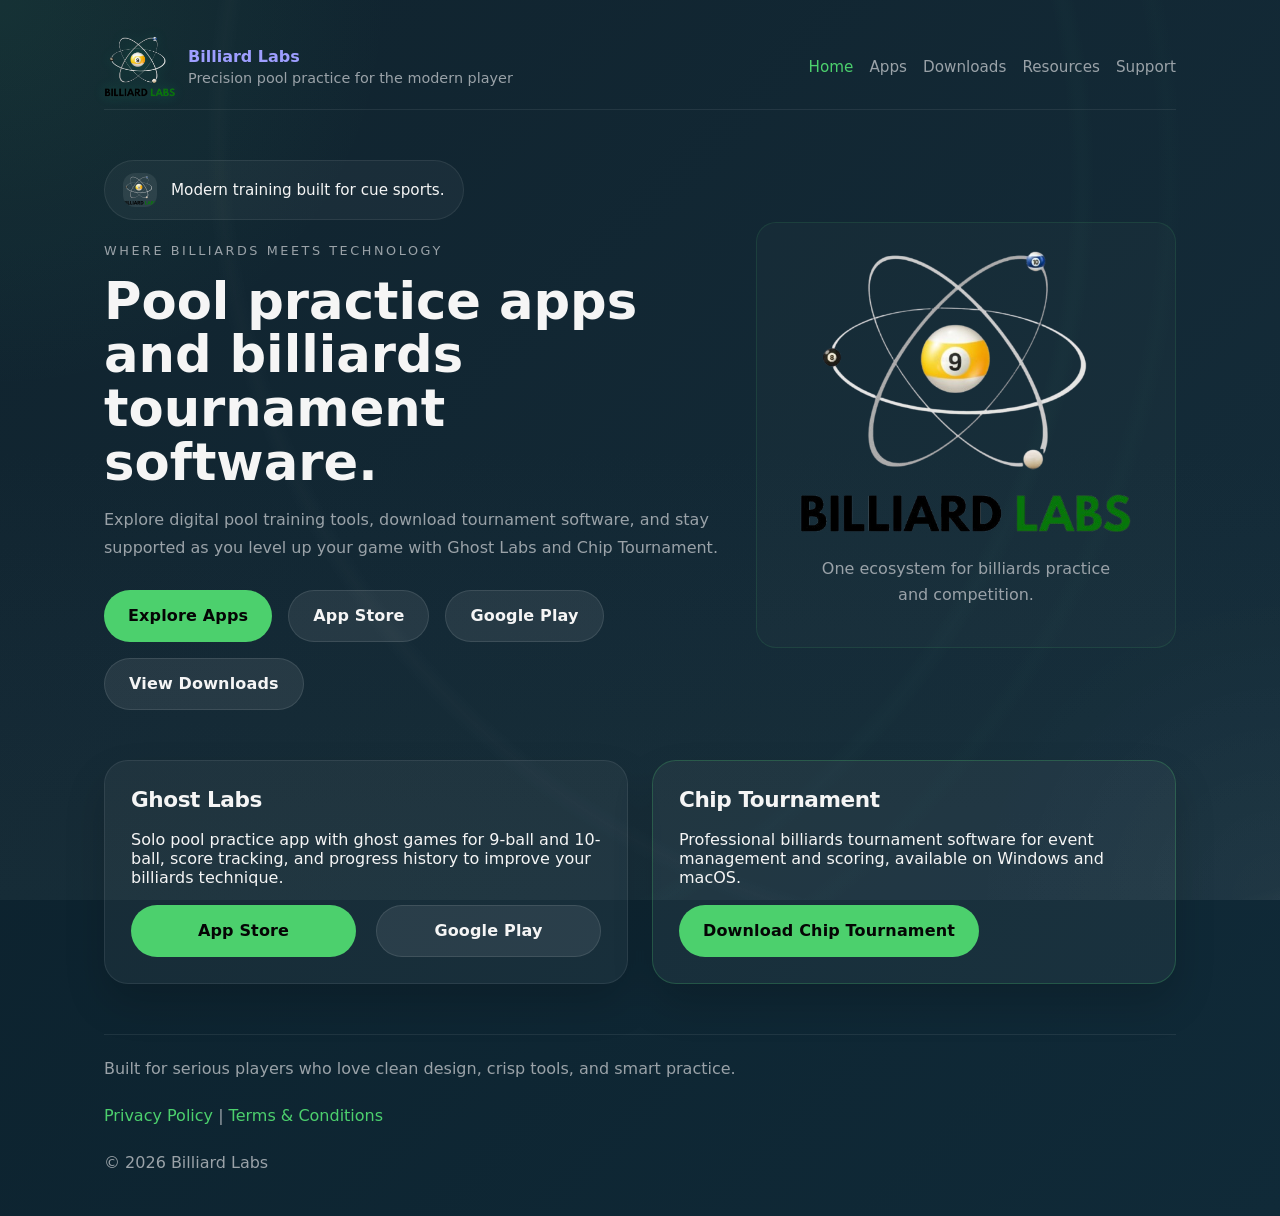
<file: index.html>
<!DOCTYPE html>
<html lang="en">
<head>
  <meta charset="UTF-8" />
  <meta name="viewport" content="width=device-width, initial-scale=1.0" />
  <meta name="description" content="Discover pool practice apps and billiards tournament software. Ghost Labs for 9-ball and 10-ball ghost practice with score tracking. Professional training tools for serious players." />
  <title>Pool Practice Apps &amp; Tournament Tools | Billiard Labs</title>
  <meta name="google-site-verification" content="LgSyPubYMrw73QjLipw_pC5wJXZUCh1NhBD-mZQThDM" />
  <link rel="stylesheet" href="styles.css" />
</head>
<body>
  <div class="page-shell">
    <header class="site-header">
      <a class="brand" href="index.html">
        <img src="assets/billiard-labs-logo.png" alt="Billiard Labs logo" class="brand-logo" />
        <div class="brand-text">
          <p class="brand-label">Billiard Labs</p>
          <p class="brand-subtitle">Precision pool practice for the modern player</p>
        </div>
      </a>
      <nav class="site-nav">
        <a href="index.html" class="active">Home</a>
        <a href="apps.html">Apps</a>
        <a href="downloads.html">Downloads</a>
        <a href="resources.html">Resources</a>
        <a href="support.html">Support</a>
      </nav>
    </header>

    <main>
      <section class="hero-section">
        <div class="hero-copy">
          <div class="hero-badge">
            <img src="assets/billiard-labs-logo.png" alt="Billiard Labs logo" class="hero-logo" />
            <span>Modern training built for cue sports.</span>
          </div>
          <p class="eyebrow">Where billiards meets technology</p>
          <h1>Pool practice apps and billiards tournament software.</h1>
          <p>Explore digital pool training tools, download tournament software, and stay supported as you level up your game with Ghost Labs and Chip Tournament.</p>
          <div class="hero-actions">
            <a class="button button-primary" href="apps.html">Explore Apps</a>
            <a class="button button-secondary" href="https://apps.apple.com/us/app/ghost-labs/id6762498844" target="_blank" rel="noopener noreferrer">App Store</a>
            <a class="button button-secondary" href="https://play.google.com/store/apps/details?id=com.billiardlabs.ghostlabs" target="_blank" rel="noopener noreferrer">Google Play</a>
            <a class="button button-secondary" href="downloads.html">View Downloads</a>
          </div>
        </div>
        <div class="hero-visual">
          <img src="assets/billiard-labs-logo.png" alt="Billiard Labs logo" class="hero-main-logo" />
          <p class="hero-visual-caption">One ecosystem for billiards practice and competition.</p>
        </div>
      </section>

      <section class="hero-highlights">
        <div class="panel-card">
          <h2>Ghost Labs</h2>
          <p>Solo pool practice app with ghost games for 9-ball and 10-ball, score tracking, and progress history to improve your billiards technique.</p>
          <div class="store-buttons compact-store-buttons">
            <a class="button button-primary" href="https://apps.apple.com/us/app/ghost-labs/id6762498844" target="_blank" rel="noopener noreferrer">App Store</a>
            <a class="button button-secondary" href="https://play.google.com/store/apps/details?id=com.billiardlabs.ghostlabs" target="_blank" rel="noopener noreferrer">Google Play</a>
          </div>
        </div>
        <div class="panel-card panel-alt">
          <h2>Chip Tournament</h2>
          <p>Professional billiards tournament software for event management and scoring, available on Windows and macOS.</p>
          <div class="compact-store-buttons">
            <a class="button button-primary" href="downloads.html">Download Chip Tournament</a>
          </div>
        </div>
      </section>
    </main>

    <footer class="site-footer">
      <p>Built for serious players who love clean design, crisp tools, and smart practice.</p>
      <p><a href="privacy.html">Privacy Policy</a> | <a href="terms.html">Terms &amp; Conditions</a></p>
      <p>© 2026 Billiard Labs</p>
    </footer>
  </div>
</body>
</html>
</file>
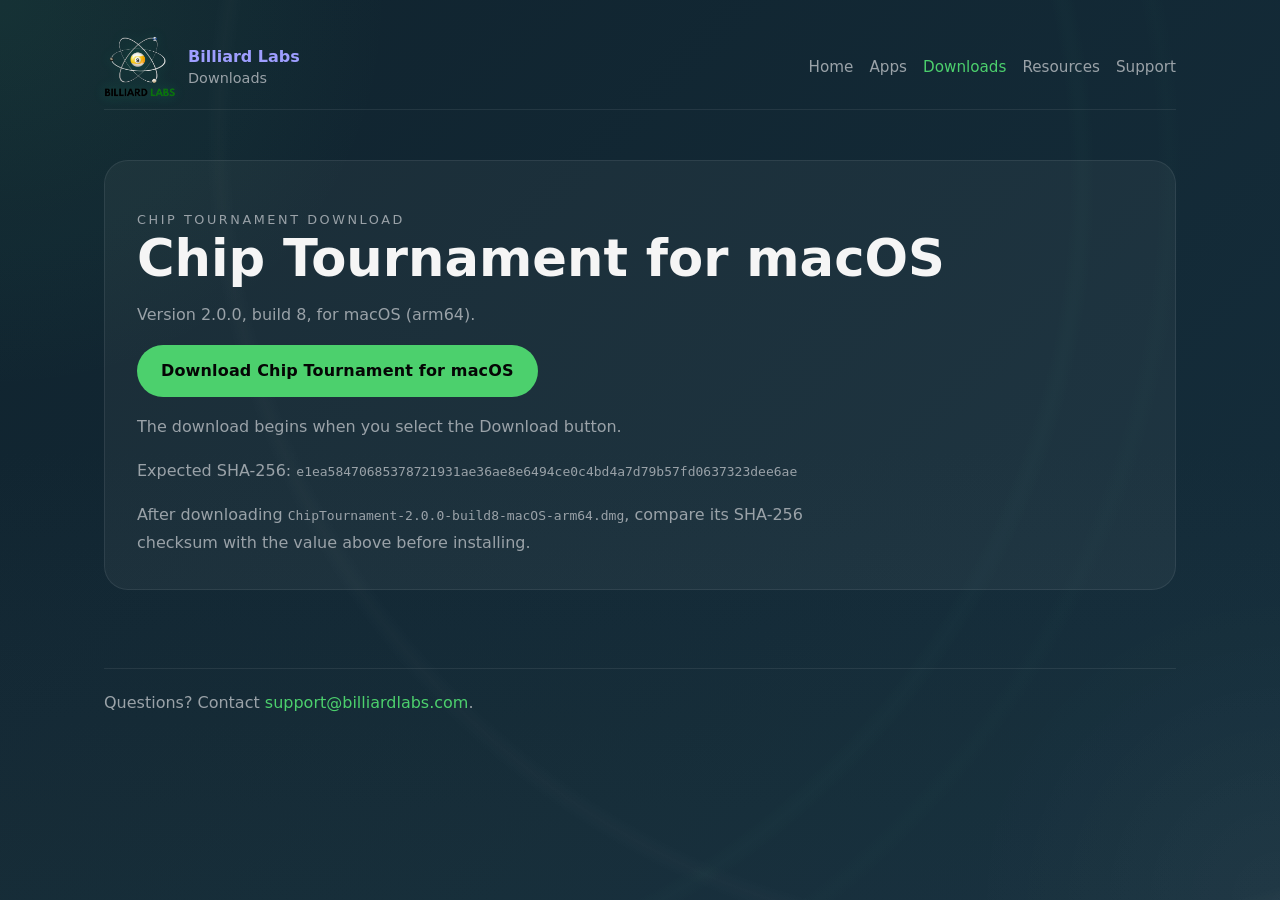
<file: downloads/chip-tournament/macos/index.html>
<!DOCTYPE html>
<html lang="en"><head><meta charset="UTF-8"><meta name="viewport" content="width=device-width, initial-scale=1.0">
<title>Chip Tournament for macOS</title>
<link rel="stylesheet" href="../../../styles.css"></head><body><div class="page-shell">
<header class="site-header"><a class="brand" href="../../../index.html"><img src="../../../assets/billiard-labs-logo.png" alt="Billiard Labs logo" class="brand-logo"><div class="brand-text"><p class="brand-label">Billiard Labs</p><p class="brand-subtitle">Downloads</p></div></a>
<nav class="site-nav"><a href="../../../index.html">Home</a><a href="../../../apps.html">Apps</a><a href="../../../downloads.html" class="active">Downloads</a><a href="../../../resources.html">Resources</a><a href="../../../support.html">Support</a></nav></header>
<main><section class="page-heading"><p class="eyebrow">Chip Tournament download</p><h1>Chip Tournament for macOS</h1>
<p>Version 2.0.0, build 8, for macOS (arm64).</p>
<p><a class="button button-primary" href="https://github.com/rcriteser/chip-tournament-releases/releases/download/v2.0.0-build8-macos-arm64/ChipTournament-2.0.0-build8-macOS-arm64.dmg">Download Chip Tournament for macOS</a></p>
<p>The download begins when you select the Download button.</p>
<p class="download-checksum">Expected SHA-256: <code>e1ea58470685378721931ae36ae8e6494ce0c4bd4a7d79b57fd0637323dee6ae</code></p>
<p>After downloading <code>ChipTournament-2.0.0-build8-macOS-arm64.dmg</code>, compare its SHA-256 checksum with the value above before installing.</p>
</section></main>
<footer class="site-footer"><p>Questions? Contact <a href="mailto:support@billiardlabs.com">support@billiardlabs.com</a>.</p></footer>
</div></body></html>
</file>
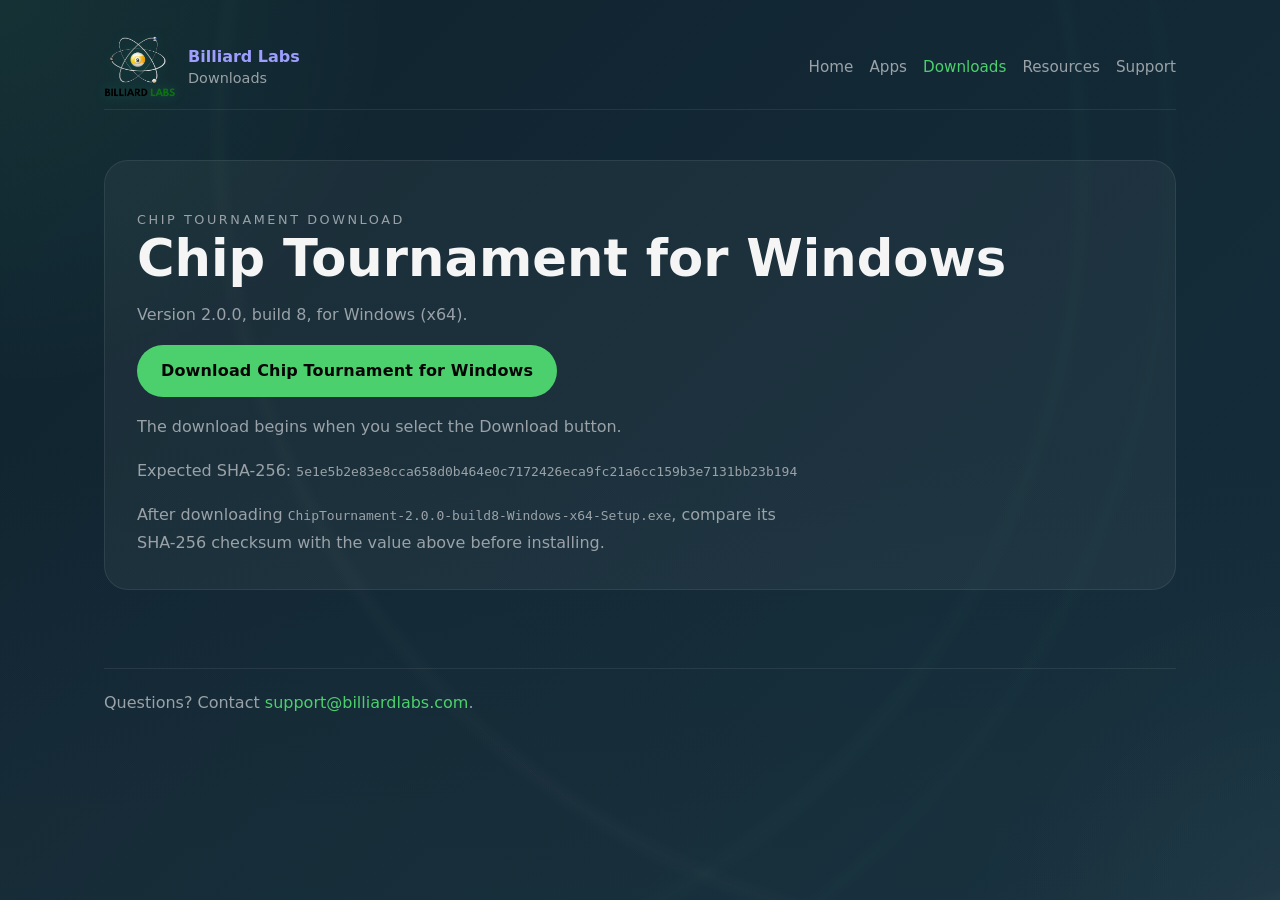
<file: downloads/chip-tournament/windows/index.html>
<!DOCTYPE html>
<html lang="en"><head><meta charset="UTF-8"><meta name="viewport" content="width=device-width, initial-scale=1.0">
<title>Chip Tournament for Windows</title>
<link rel="stylesheet" href="../../../styles.css"></head><body><div class="page-shell">
<header class="site-header"><a class="brand" href="../../../index.html"><img src="../../../assets/billiard-labs-logo.png" alt="Billiard Labs logo" class="brand-logo"><div class="brand-text"><p class="brand-label">Billiard Labs</p><p class="brand-subtitle">Downloads</p></div></a>
<nav class="site-nav"><a href="../../../index.html">Home</a><a href="../../../apps.html">Apps</a><a href="../../../downloads.html" class="active">Downloads</a><a href="../../../resources.html">Resources</a><a href="../../../support.html">Support</a></nav></header>
<main><section class="page-heading"><p class="eyebrow">Chip Tournament download</p><h1>Chip Tournament for Windows</h1>
<p>Version 2.0.0, build 8, for Windows (x64).</p>
<p><a class="button button-primary" href="https://github.com/rcriteser/chip-tournament-releases/releases/download/v2.0.0-build8-windows-x64/ChipTournament-2.0.0-build8-Windows-x64-Setup.exe">Download Chip Tournament for Windows</a></p>
<p>The download begins when you select the Download button.</p>
<p class="download-checksum">Expected SHA-256: <code>5e1e5b2e83e8cca658d0b464e0c7172426eca9fc21a6cc159b3e7131bb23b194</code></p>
<p>After downloading <code>ChipTournament-2.0.0-build8-Windows-x64-Setup.exe</code>, compare its SHA-256 checksum with the value above before installing.</p>
</section></main>
<footer class="site-footer"><p>Questions? Contact <a href="mailto:support@billiardlabs.com">support@billiardlabs.com</a>.</p></footer>
</div></body></html>
</file>
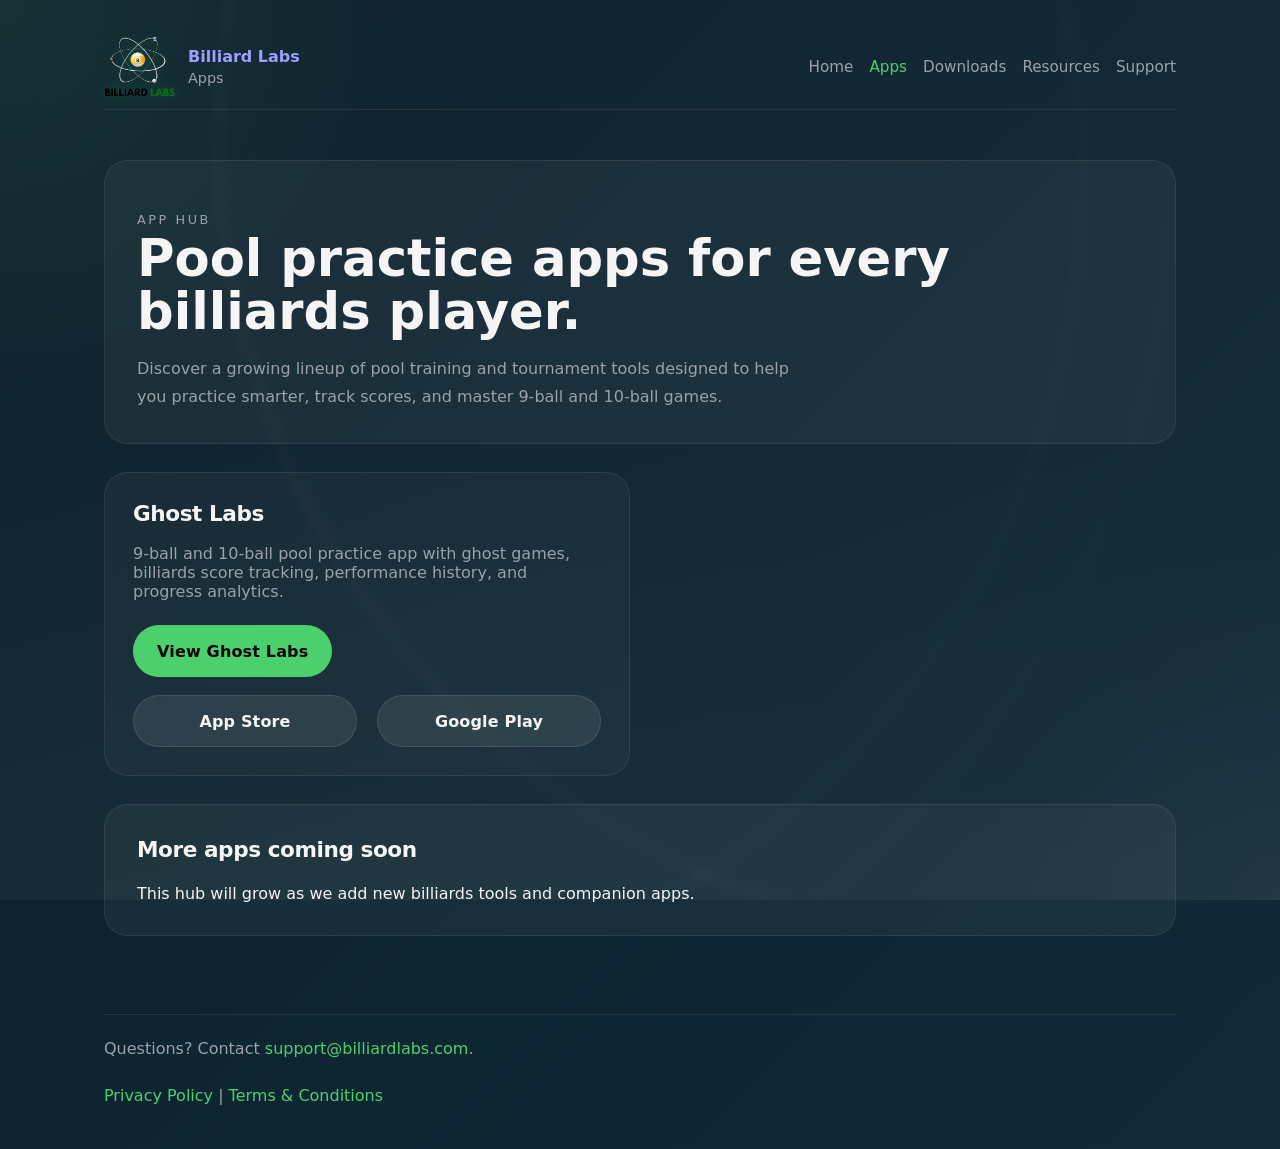
<file: apps.html>
<!DOCTYPE html>
<html lang="en">
<head>
  <meta charset="UTF-8" />
  <meta name="viewport" content="width=device-width, initial-scale=1.0" />
  <meta name="description" content="Pool practice apps from Billiard Labs. Ghost Labs offers solo pool training with ghost games, score tracking, and progress analytics for 9-ball and 10-ball players." />
  <title>Pool Practice Apps | Billiard Labs</title>
  <link rel="stylesheet" href="styles.css" />
</head>
<body>
  <div class="page-shell">
    <header class="site-header">
      <a class="brand" href="index.html">
        <img src="assets/billiard-labs-logo.png" alt="Billiard Labs logo" class="brand-logo" />
        <div class="brand-text">
          <p class="brand-label">Billiard Labs</p>
          <p class="brand-subtitle">Apps</p>
        </div>
      </a>
      <nav class="site-nav">
        <a href="index.html">Home</a>
        <a href="apps.html" class="active">Apps</a>
        <a href="downloads.html">Downloads</a>
        <a href="resources.html">Resources</a>
        <a href="support.html">Support</a>
      </nav>
    </header>

    <main>
      <section class="page-heading">
        <p class="eyebrow">App hub</p>
        <h1>Pool practice apps for every billiards player.</h1>
        <p>Discover a growing lineup of pool training and tournament tools designed to help you practice smarter, track scores, and master 9-ball and 10-ball games.</p>
      </section>

      <section class="download-grid">
        <article class="download-card">
          <h2>Ghost Labs</h2>
          <p>9-ball and 10-ball pool practice app with ghost games, billiards score tracking, performance history, and progress analytics.</p>
          <a href="ghostlabs.html" class="button button-primary">View Ghost Labs</a>
          <div class="store-buttons compact-store-buttons">
            <a class="button button-secondary" href="https://apps.apple.com/us/app/ghost-labs/id6762498844" target="_blank" rel="noopener noreferrer">App Store</a>
            <a class="button button-secondary" href="https://play.google.com/store/apps/details?id=com.billiardlabs.ghostlabs" target="_blank" rel="noopener noreferrer">Google Play</a>
          </div>
        </article>
      </section>

      <section class="note-block">
        <h3>More apps coming soon</h3>
        <p>This hub will grow as we add new billiards tools and companion apps.</p>
      </section>
    </main>

    <footer class="site-footer">
      <p>Questions? Contact <a href="mailto:support@billiardlabs.com">support@billiardlabs.com</a>.</p>
      <p><a href="privacy.html">Privacy Policy</a> | <a href="terms.html">Terms &amp; Conditions</a></p>
    </footer>
  </div>
</body>
</html>
</file>
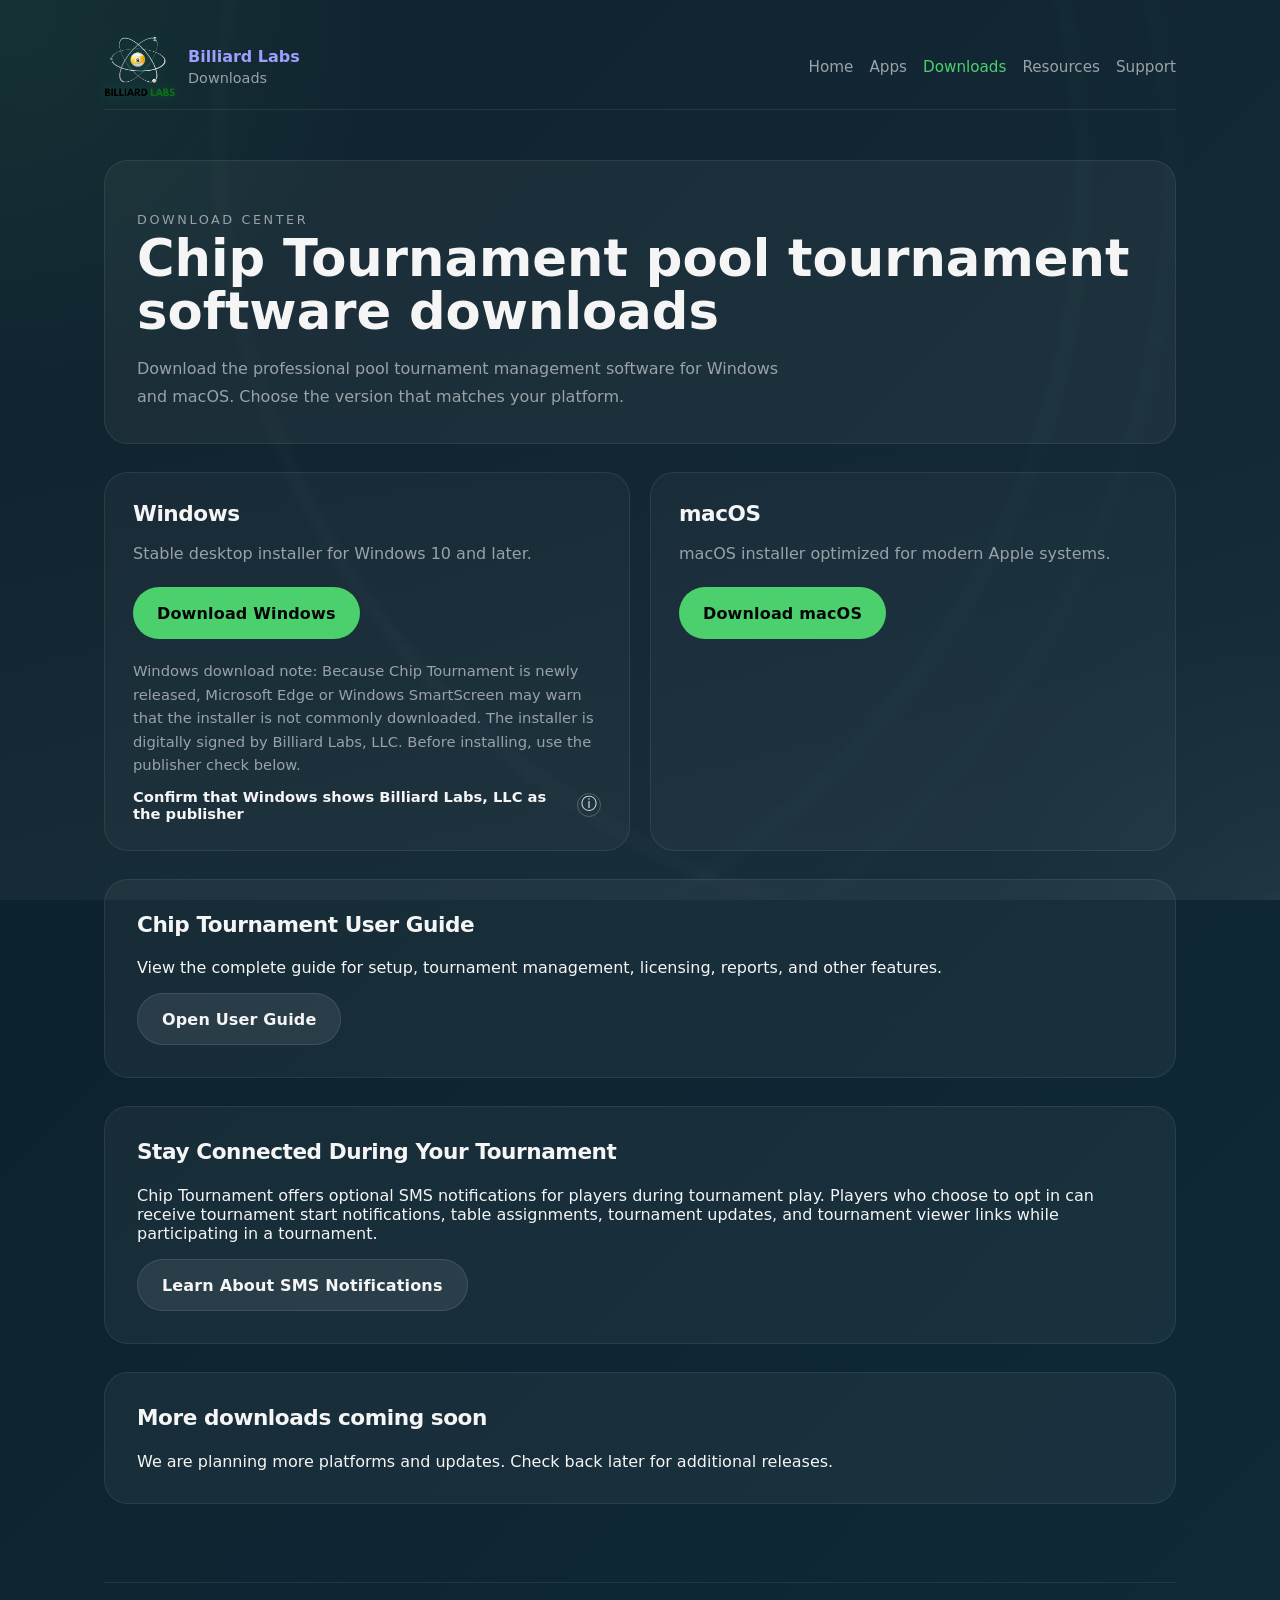
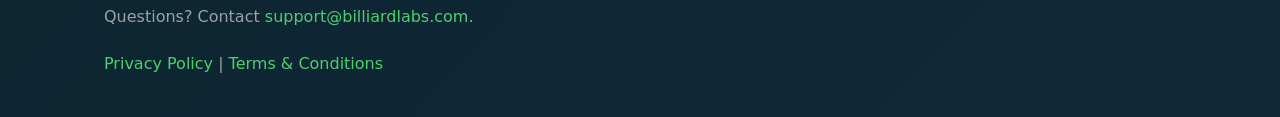
<file: downloads.html>
<!DOCTYPE html>
<html lang="en">
<head>
  <meta charset="UTF-8" />
  <meta name="viewport" content="width=device-width, initial-scale=1.0" />
  <meta name="description" content="Download Chip Tournament software for pool and billiards tournaments. Professional tournament management for Windows and macOS." />
  <title>Pool Tournament Software Downloads | Billiard Labs</title>
  <link rel="stylesheet" href="styles.css" />
</head>
<body>
  <div class="page-shell">
    <header class="site-header">
      <a class="brand" href="index.html">
        <img src="assets/billiard-labs-logo.png" alt="Billiard Labs logo" class="brand-logo" />
        <div class="brand-text">
          <p class="brand-label">Billiard Labs</p>
          <p class="brand-subtitle">Downloads</p>
        </div>
      </a>
      <nav class="site-nav">
        <a href="index.html">Home</a>
        <a href="apps.html">Apps</a>
        <a href="downloads.html" class="active">Downloads</a>
        <a href="resources.html">Resources</a>
        <a href="support.html">Support</a>
      </nav>
    </header>

    <main>
      <section class="page-heading">
        <p class="eyebrow">Download center</p>
        <h1>Chip Tournament pool tournament software downloads</h1>
        <p>Download the professional pool tournament management software for Windows and macOS. Choose the version that matches your platform.</p>
      </section>

      <section class="download-grid">
        <article class="download-card">
          <h2>Windows</h2>
          <p>Stable desktop installer for Windows 10 and later.</p>
          <a href="downloads/chip-tournament/windows/" class="button button-primary">Download Windows</a>
          <p class="windows-download-note">Windows download note: Because Chip Tournament is newly released, Microsoft Edge or Windows SmartScreen may warn that the installer is not commonly downloaded. The installer is digitally signed by Billiard Labs, LLC. Before installing, use the publisher check below.</p>
          <div class="publisher-help">
            <span class="publisher-help-text">Confirm that Windows shows Billiard Labs, LLC as the publisher</span>
            <button type="button" class="publisher-help-button" aria-label="Show steps to verify Billiard Labs, LLC as the Windows installer publisher" aria-expanded="false" aria-controls="publisher-verification-steps">ⓘ</button>
            <div id="publisher-verification-steps" class="publisher-help-content" role="tooltip">
              <ol>
                <li>Right-click the .exe</li>
                <li>Choose Properties</li>
                <li>Open the Digital Signatures tab</li>
                <li>Select the signature</li>
                <li>Click Details</li>
                <li>Confirm the signer is Billiard Labs, LLC</li>
              </ol>
            </div>
          </div>
        </article>
        <article class="download-card">
          <h2>macOS</h2>
          <p>macOS installer optimized for modern Apple systems.</p>
          <a href="downloads/chip-tournament/macos/" class="button button-primary">Download macOS</a>
        </article>
      </section>

      <section class="note-block">
        <h3>Chip Tournament User Guide</h3>
        <p>View the complete guide for setup, tournament management, licensing, reports, and other features.</p>
        <p><a href="resources/User_Guide.pdf" class="button button-secondary" target="_blank" rel="noopener">Open User Guide</a></p>
      </section>

      <section class="note-block">
        <h3>Stay Connected During Your Tournament</h3>
        <p>Chip Tournament offers optional SMS notifications for players during tournament play. Players who choose to opt in can receive tournament start notifications, table assignments, tournament updates, and tournament viewer links while participating in a tournament.</p>
        <p><a href="sms-notifications.html" class="button button-secondary">Learn About SMS Notifications</a></p>
      </section>

      <section class="note-block">
        <h3>More downloads coming soon</h3>
        <p>We are planning more platforms and updates. Check back later for additional releases.</p>
      </section>
    </main>

    <footer class="site-footer">
      <p>Questions? Contact <a href="mailto:support@billiardlabs.com">support@billiardlabs.com</a>.</p>
      <p><a href="privacy.html">Privacy Policy</a> | <a href="terms.html">Terms &amp; Conditions</a></p>
    </footer>
  </div>
  <script>
    const publisherHelp = document.querySelector('.publisher-help');
    const publisherHelpButton = publisherHelp.querySelector('.publisher-help-button');

    const setPublisherHelpOpen = (isOpen) => {
      publisherHelp.classList.toggle('is-open', isOpen);
      publisherHelpButton.setAttribute('aria-expanded', String(isOpen));

      if (!isOpen) {
        publisherHelpButton.blur();
      }
    };

    publisherHelpButton.addEventListener('click', () => {
      setPublisherHelpOpen(!publisherHelp.classList.contains('is-open'));
    });

    document.addEventListener('click', (event) => {
      if (!publisherHelp.contains(event.target)) {
        setPublisherHelpOpen(false);
      }
    });

    document.addEventListener('keydown', (event) => {
      if (event.key === 'Escape') {
        setPublisherHelpOpen(false);
      }
    });
  </script>
</body>
</html>
</file>
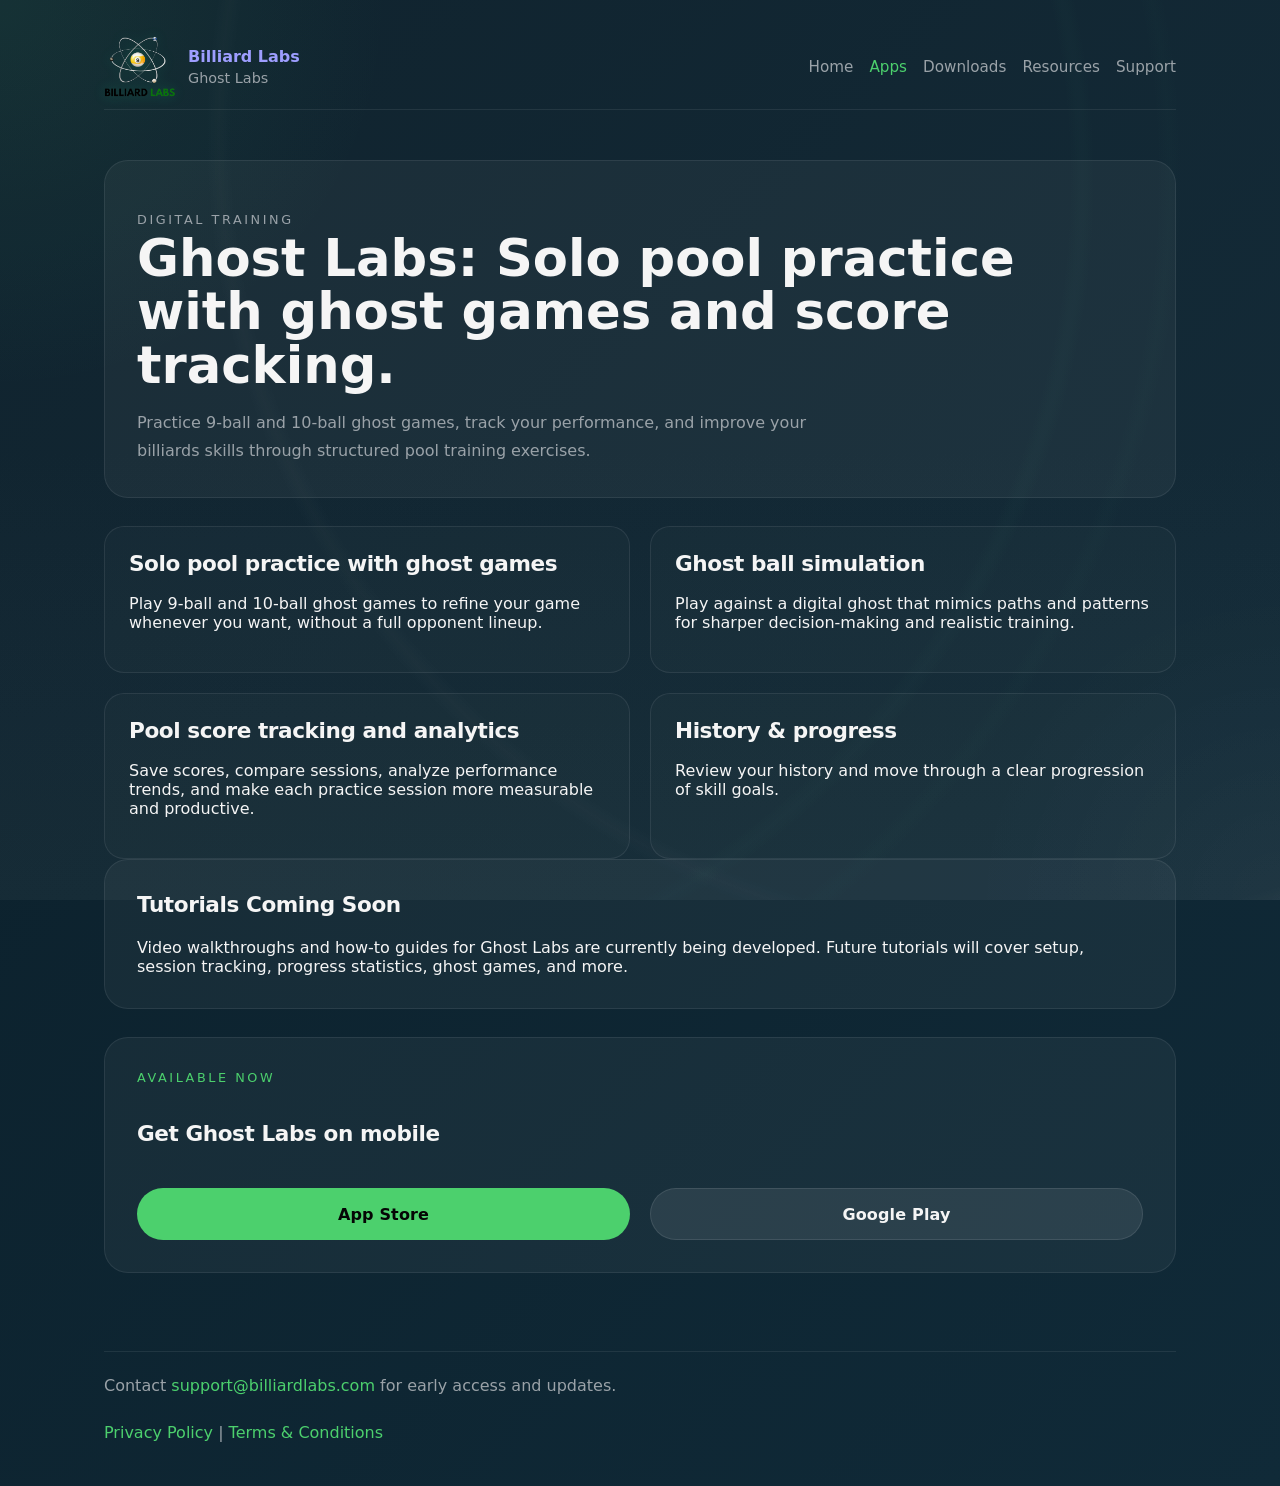
<file: ghostlabs.html>
<!DOCTYPE html>
<html lang="en">
<head>
  <meta charset="UTF-8" />
  <meta name="viewport" content="width=device-width, initial-scale=1.0" />
  <meta name="description" content="Ghost Labs: A pool practice app for solo training with ghost games. Track scores, improve technique with 9-ball and 10-ball ghost practice, and monitor your progress." />
  <title>Ghost Ball Pool Practice App | Billiard Labs</title>
  <link rel="stylesheet" href="styles.css" />
</head>
<body>
  <div class="page-shell">
    <header class="site-header">
      <a class="brand" href="index.html">
        <img src="assets/billiard-labs-logo.png" alt="Billiard Labs logo" class="brand-logo" />
        <div class="brand-text">
          <p class="brand-label">Billiard Labs</p>
          <p class="brand-subtitle">Ghost Labs</p>
        </div>
      </a>
      <nav class="site-nav">
        <a href="index.html">Home</a>
        <a href="apps.html" class="active">Apps</a>
        <a href="downloads.html">Downloads</a>
        <a href="resources.html">Resources</a>
        <a href="support.html">Support</a>
      </nav>
    </header>

    <main>
      <section class="page-heading">
        <p class="eyebrow">Digital training</p>
        <h1>Ghost Labs: Solo pool practice with ghost games and score tracking.</h1>
        <p>Practice 9-ball and 10-ball ghost games, track your performance, and improve your billiards skills through structured pool training exercises.</p>
      </section>

      <section class="feature-list">
        <article class="feature-list-item">
          <h2>Solo pool practice with ghost games</h2>
          <p>Play 9-ball and 10-ball ghost games to refine your game whenever you want, without a full opponent lineup.</p>
        </article>
        <article class="feature-list-item">
          <h2>Ghost ball simulation</h2>
          <p>Play against a digital ghost that mimics paths and patterns for sharper decision-making and realistic training.</p>
        </article>
        <article class="feature-list-item">
          <h2>Pool score tracking and analytics</h2>
          <p>Save scores, compare sessions, analyze performance trends, and make each practice session more measurable and productive.</p>
        </article>
        <article class="feature-list-item">
          <h2>History &amp; progress</h2>
          <p>Review your history and move through a clear progression of skill goals.</p>
        </article>
      </section>

      <section class="note-block">
        <h3>Tutorials Coming Soon</h3>
        <p>Video walkthroughs and how-to guides for Ghost Labs are currently being developed. Future tutorials will cover setup, session tracking, progress statistics, ghost games, and more.</p>
      </section>

      <section class="store-panel">
        <p class="eyebrow">Available now</p>
        <h2>Get Ghost Labs on mobile</h2>
        <div class="store-buttons">
          <a href="https://apps.apple.com/us/app/ghost-labs/id6762498844" class="button button-primary" target="_blank" rel="noopener noreferrer">App Store</a>
          <a href="https://play.google.com/store/apps/details?id=com.billiardlabs.ghostlabs" class="button button-secondary" target="_blank" rel="noopener noreferrer">Google Play</a>
        </div>
      </section>
    </main>

    <footer class="site-footer">
      <p>Contact <a href="mailto:support@billiardlabs.com">support@billiardlabs.com</a> for early access and updates.</p>
      <p><a href="privacy.html">Privacy Policy</a> | <a href="terms.html">Terms &amp; Conditions</a></p>
    </footer>
  </div>
</body>
</html>
</file>
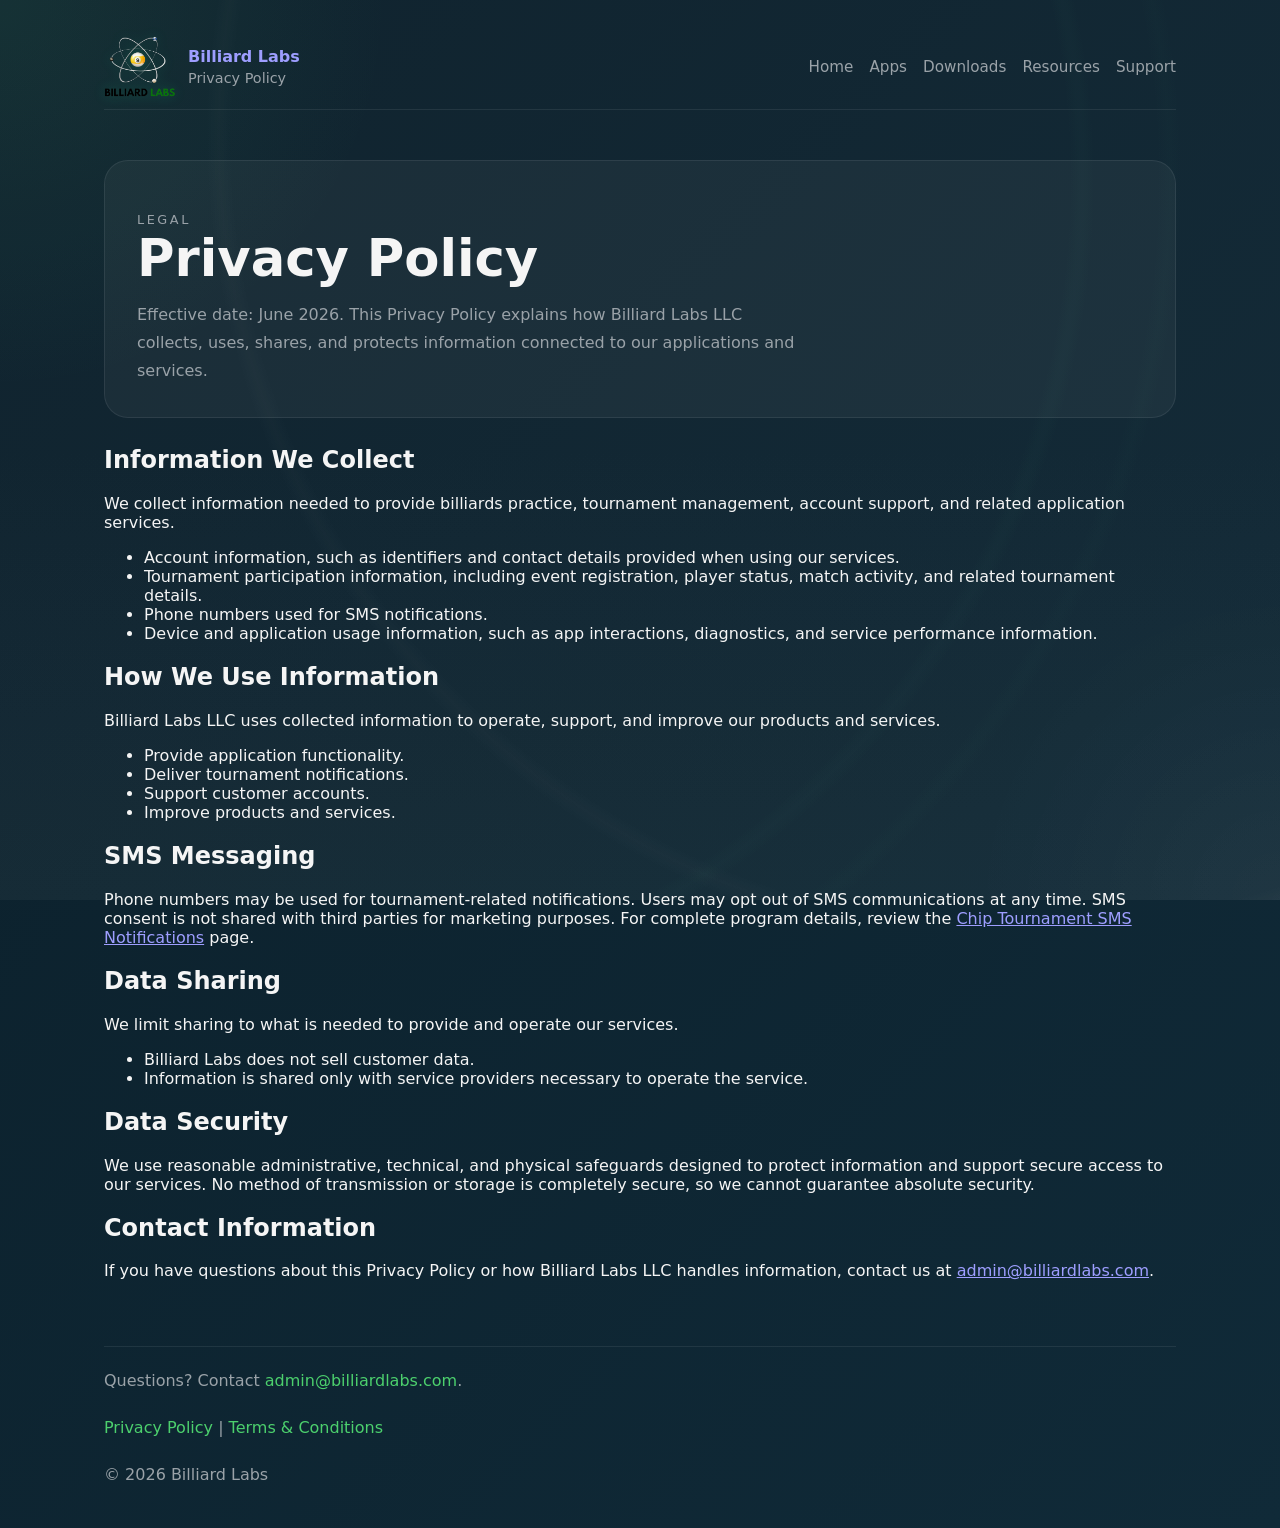
<file: privacy.html>
<!DOCTYPE html>
<html lang="en">
<head>
  <meta charset="UTF-8" />
  <meta name="viewport" content="width=device-width, initial-scale=1.0" />
  <meta name="description" content="Privacy Policy for Billiard Labs LLC, including account information, tournament participation, SMS notifications, data sharing, security, and contact details." />
  <title>Privacy Policy | Billiard Labs</title>
  <link rel="stylesheet" href="styles.css" />
</head>
<body>
  <div class="page-shell">
    <header class="site-header">
      <a class="brand" href="index.html">
        <img src="assets/billiard-labs-logo.png" alt="Billiard Labs logo" class="brand-logo" />
        <div class="brand-text">
          <p class="brand-label">Billiard Labs</p>
          <p class="brand-subtitle">Privacy Policy</p>
        </div>
      </a>
      <nav class="site-nav">
        <a href="index.html">Home</a>
        <a href="apps.html">Apps</a>
        <a href="downloads.html">Downloads</a>
        <a href="resources.html">Resources</a>
        <a href="support.html">Support</a>
      </nav>
    </header>

    <main>
      <article>
        <section class="page-heading" aria-labelledby="privacy-title">
          <p class="eyebrow">Legal</p>
          <h1 id="privacy-title">Privacy Policy</h1>
          <p>Effective date: June 2026. This Privacy Policy explains how Billiard Labs LLC collects, uses, shares, and protects information connected to our applications and services.</p>
        </section>

        <section>
          <h2>Information We Collect</h2>
          <p>We collect information needed to provide billiards practice, tournament management, account support, and related application services.</p>
          <ul>
            <li>Account information, such as identifiers and contact details provided when using our services.</li>
            <li>Tournament participation information, including event registration, player status, match activity, and related tournament details.</li>
            <li>Phone numbers used for SMS notifications.</li>
            <li>Device and application usage information, such as app interactions, diagnostics, and service performance information.</li>
          </ul>
        </section>

        <section>
          <h2>How We Use Information</h2>
          <p>Billiard Labs LLC uses collected information to operate, support, and improve our products and services.</p>
          <ul>
            <li>Provide application functionality.</li>
            <li>Deliver tournament notifications.</li>
            <li>Support customer accounts.</li>
            <li>Improve products and services.</li>
          </ul>
        </section>

        <section>
          <h2>SMS Messaging</h2>
          <p>Phone numbers may be used for tournament-related notifications. Users may opt out of SMS communications at any time. SMS consent is not shared with third parties for marketing purposes. For complete program details, review the <a href="sms-notifications.html">Chip Tournament SMS Notifications</a> page.</p>
        </section>

        <section>
          <h2>Data Sharing</h2>
          <p>We limit sharing to what is needed to provide and operate our services.</p>
          <ul>
            <li>Billiard Labs does not sell customer data.</li>
            <li>Information is shared only with service providers necessary to operate the service.</li>
          </ul>
        </section>

        <section>
          <h2>Data Security</h2>
          <p>We use reasonable administrative, technical, and physical safeguards designed to protect information and support secure access to our services. No method of transmission or storage is completely secure, so we cannot guarantee absolute security.</p>
        </section>

        <section>
          <h2>Contact Information</h2>
          <p>If you have questions about this Privacy Policy or how Billiard Labs LLC handles information, contact us at <a href="mailto:admin@billiardlabs.com">admin@billiardlabs.com</a>.</p>
        </section>
      </article>
    </main>

    <footer class="site-footer">
      <p>Questions? Contact <a href="mailto:admin@billiardlabs.com">admin@billiardlabs.com</a>.</p>
      <p><a href="privacy.html">Privacy Policy</a> | <a href="terms.html">Terms &amp; Conditions</a></p>
      <p>© 2026 Billiard Labs</p>
    </footer>
  </div>
</body>
</html>
</file>
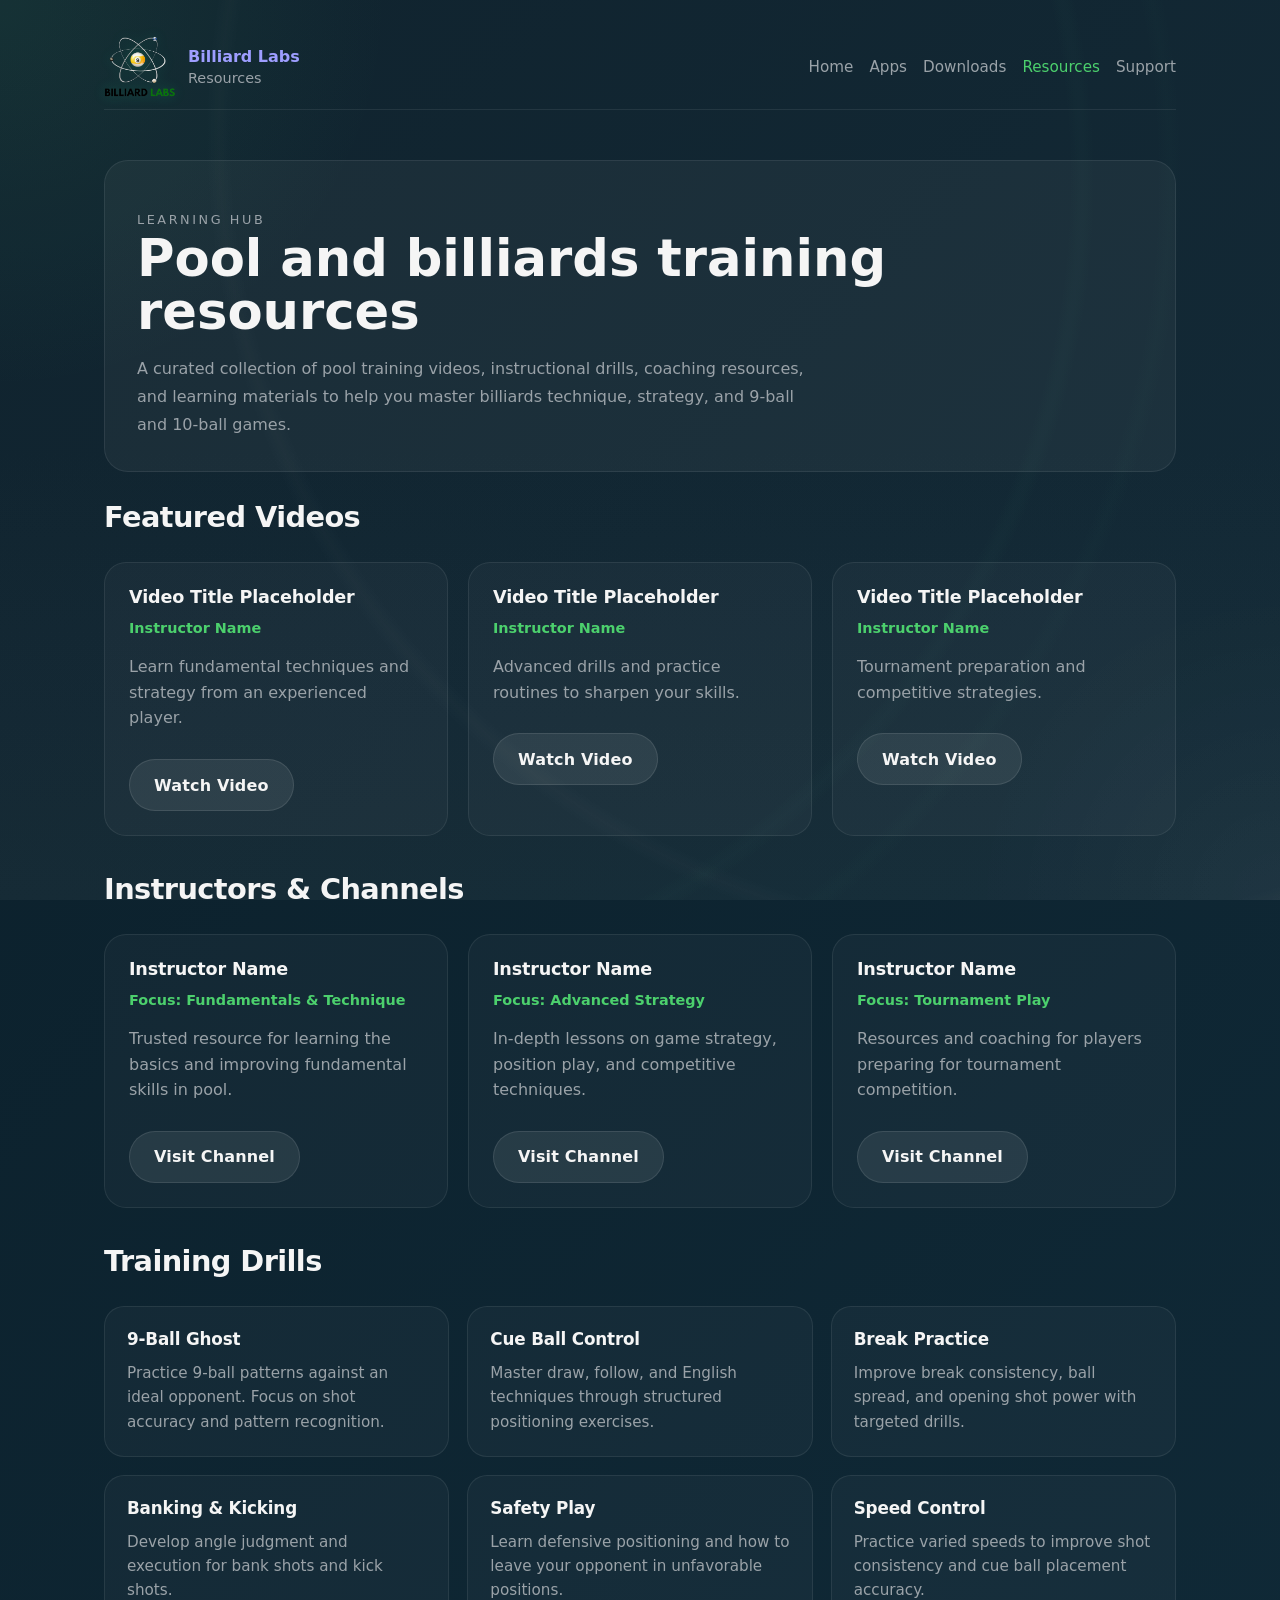
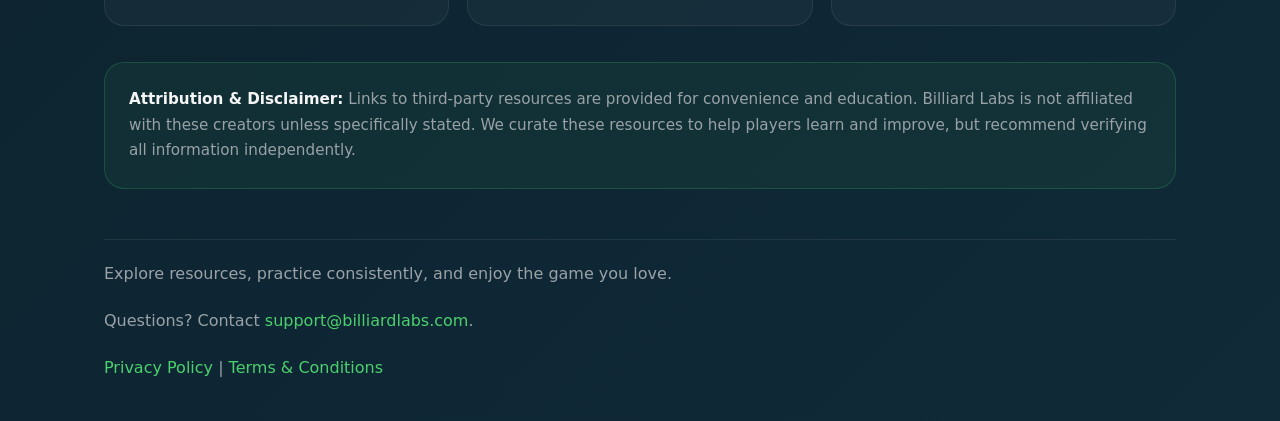
<file: resources.html>
<!DOCTYPE html>
<html lang="en">
<head>
  <meta charset="UTF-8" />
  <meta name="viewport" content="width=device-width, initial-scale=1.0" />
  <meta name="description" content="Pool and billiards training resources. Instructional videos, drills for cue ball control, break practice, and 9-ball ghost techniques." />
  <title>Pool & Billiards Training Resources | Billiard Labs</title>
  <link rel="stylesheet" href="styles.css" />
</head>
<body>
  <div class="page-shell">
    <header class="site-header">
      <a class="brand" href="index.html">
        <img src="assets/billiard-labs-logo.png" alt="Billiard Labs logo" class="brand-logo" />
        <div class="brand-text">
          <p class="brand-label">Billiard Labs</p>
          <p class="brand-subtitle">Resources</p>
        </div>
      </a>
      <nav class="site-nav">
        <a href="index.html">Home</a>
        <a href="apps.html">Apps</a>
        <a href="downloads.html">Downloads</a>
        <a href="resources.html" class="active">Resources</a>
        <a href="support.html">Support</a>
      </nav>
    </header>

    <main>
      <section class="page-heading">
        <p class="eyebrow">Learning hub</p>
        <h1>Pool and billiards training resources</h1>
        <p>A curated collection of pool training videos, instructional drills, coaching resources, and learning materials to help you master billiards technique, strategy, and 9-ball and 10-ball games.</p>
      </section>

      <section class="resources-section">
        <h2>Featured Videos</h2>
        <div class="resource-grid">
          <article class="resource-card">
            <h3>Video Title Placeholder</h3>
            <p class="creator">Instructor Name</p>
            <p>Learn fundamental techniques and strategy from an experienced player.</p>
            <a href="#" class="button button-secondary" target="_blank" rel="noopener noreferrer">Watch Video</a>
          </article>
          <article class="resource-card">
            <h3>Video Title Placeholder</h3>
            <p class="creator">Instructor Name</p>
            <p>Advanced drills and practice routines to sharpen your skills.</p>
            <a href="#" class="button button-secondary" target="_blank" rel="noopener noreferrer">Watch Video</a>
          </article>
          <article class="resource-card">
            <h3>Video Title Placeholder</h3>
            <p class="creator">Instructor Name</p>
            <p>Tournament preparation and competitive strategies.</p>
            <a href="#" class="button button-secondary" target="_blank" rel="noopener noreferrer">Watch Video</a>
          </article>
        </div>
      </section>

      <section class="resources-section">
        <h2>Instructors & Channels</h2>
        <div class="resource-grid">
          <article class="resource-card">
            <h3>Instructor Name</h3>
            <p class="focus-area">Focus: Fundamentals & Technique</p>
            <p>Trusted resource for learning the basics and improving fundamental skills in pool.</p>
            <a href="#" class="button button-secondary" target="_blank" rel="noopener noreferrer">Visit Channel</a>
          </article>
          <article class="resource-card">
            <h3>Instructor Name</h3>
            <p class="focus-area">Focus: Advanced Strategy</p>
            <p>In-depth lessons on game strategy, position play, and competitive techniques.</p>
            <a href="#" class="button button-secondary" target="_blank" rel="noopener noreferrer">Visit Channel</a>
          </article>
          <article class="resource-card">
            <h3>Instructor Name</h3>
            <p class="focus-area">Focus: Tournament Play</p>
            <p>Resources and coaching for players preparing for tournament competition.</p>
            <a href="#" class="button button-secondary" target="_blank" rel="noopener noreferrer">Visit Channel</a>
          </article>
        </div>
      </section>

      <section class="resources-section">
        <h2>Training Drills</h2>
        <div class="drills-grid">
          <article class="drill-card">
            <h3>9-Ball Ghost</h3>
            <p>Practice 9-ball patterns against an ideal opponent. Focus on shot accuracy and pattern recognition.</p>
          </article>
          <article class="drill-card">
            <h3>Cue Ball Control</h3>
            <p>Master draw, follow, and English techniques through structured positioning exercises.</p>
          </article>
          <article class="drill-card">
            <h3>Break Practice</h3>
            <p>Improve break consistency, ball spread, and opening shot power with targeted drills.</p>
          </article>
          <article class="drill-card">
            <h3>Banking & Kicking</h3>
            <p>Develop angle judgment and execution for bank shots and kick shots.</p>
          </article>
          <article class="drill-card">
            <h3>Safety Play</h3>
            <p>Learn defensive positioning and how to leave your opponent in unfavorable positions.</p>
          </article>
          <article class="drill-card">
            <h3>Speed Control</h3>
            <p>Practice varied speeds to improve shot consistency and cue ball placement accuracy.</p>
          </article>
        </div>
      </section>

      <section class="disclaimer-block">
        <p><strong>Attribution & Disclaimer:</strong> Links to third-party resources are provided for convenience and education. Billiard Labs is not affiliated with these creators unless specifically stated. We curate these resources to help players learn and improve, but recommend verifying all information independently.</p>
      </section>
    </main>

    <footer class="site-footer">
      <p>Explore resources, practice consistently, and enjoy the game you love.</p>
      <p>Questions? Contact <a href="mailto:support@billiardlabs.com">support@billiardlabs.com</a>.</p>
      <p><a href="privacy.html">Privacy Policy</a> | <a href="terms.html">Terms &amp; Conditions</a></p>
    </footer>
  </div>
</body>
</html>
</file>
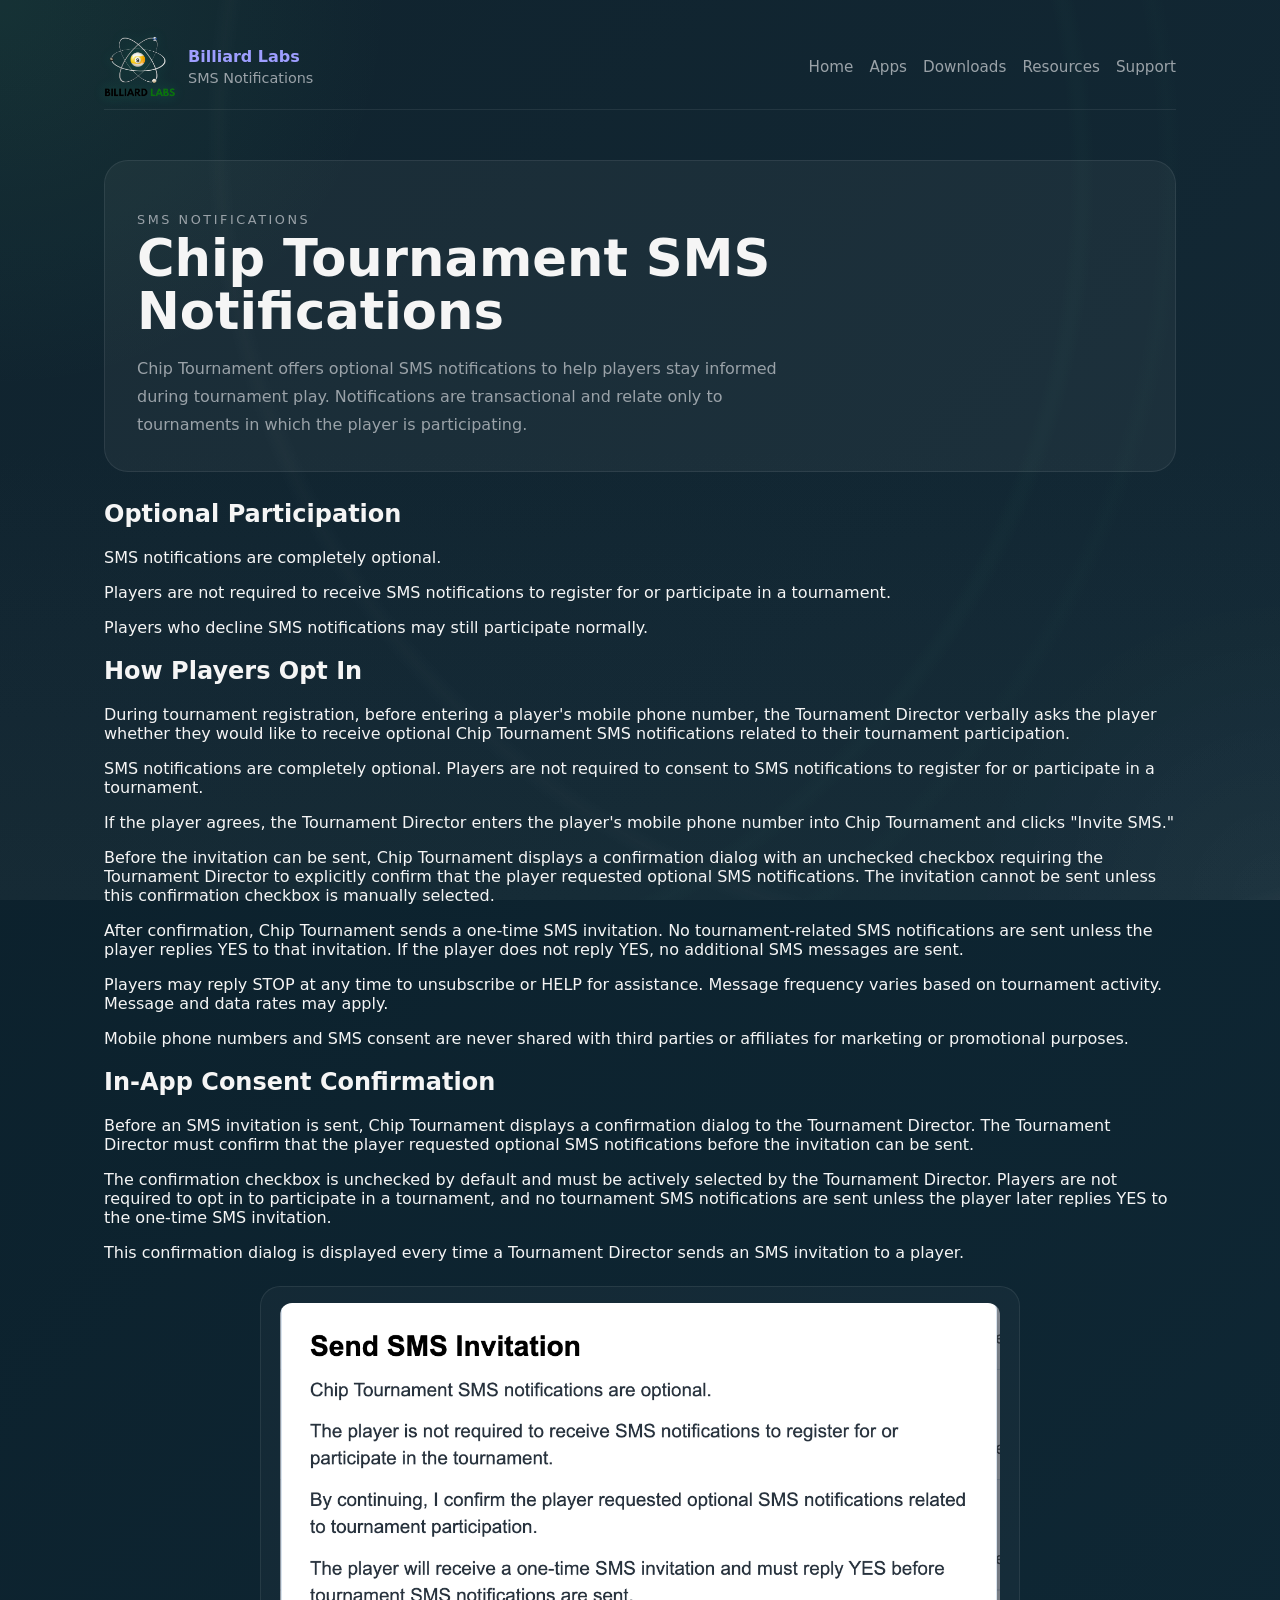
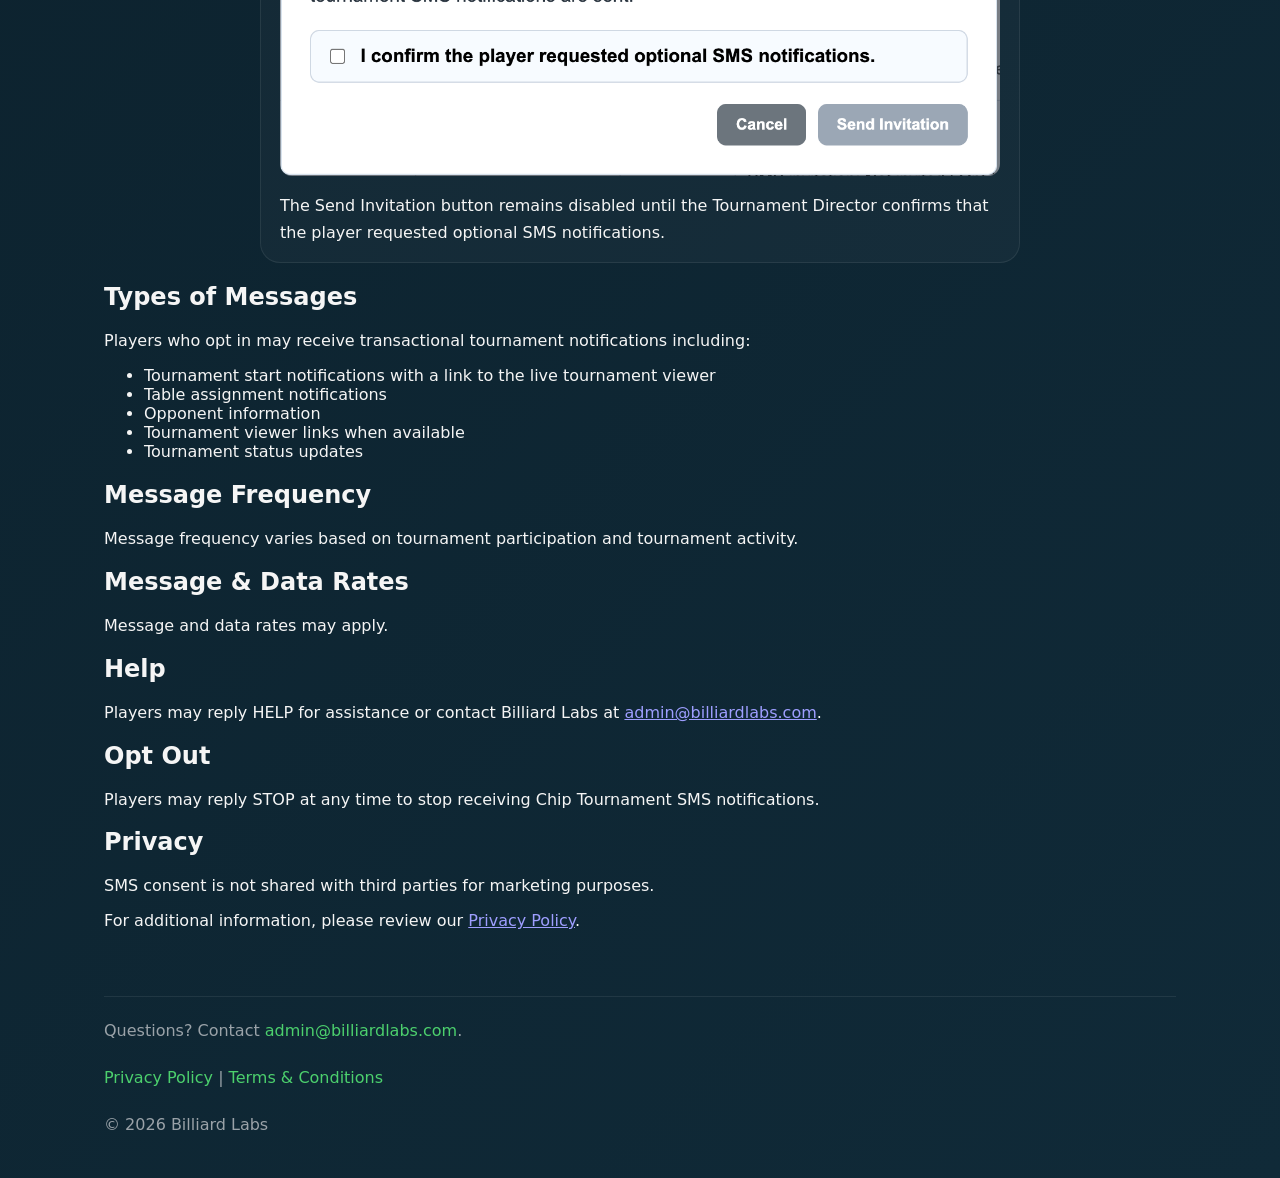
<file: sms-notifications.html>
<!DOCTYPE html>
<html lang="en">
<head>
  <meta charset="UTF-8" />
  <meta name="viewport" content="width=device-width, initial-scale=1.0" />
  <meta name="description" content="Chip Tournament SMS Notifications documentation from Billiard Labs, including optional participation, opt-in, message types, frequency, help, opt-out, and privacy details." />
  <title>Chip Tournament SMS Notifications | Billiard Labs</title>
  <link rel="stylesheet" href="styles.css" />
</head>
<body>
  <div class="page-shell">
    <header class="site-header">
      <a class="brand" href="index.html">
        <img src="assets/billiard-labs-logo.png" alt="Billiard Labs logo" class="brand-logo" />
        <div class="brand-text">
          <p class="brand-label">Billiard Labs</p>
          <p class="brand-subtitle">SMS Notifications</p>
        </div>
      </a>
      <nav class="site-nav">
        <a href="index.html">Home</a>
        <a href="apps.html">Apps</a>
        <a href="downloads.html">Downloads</a>
        <a href="resources.html">Resources</a>
        <a href="support.html">Support</a>
      </nav>
    </header>

    <main>
      <article>
        <section class="page-heading" aria-labelledby="sms-notifications-title">
          <p class="eyebrow">SMS Notifications</p>
          <h1 id="sms-notifications-title">Chip Tournament SMS Notifications</h1>
          <p>Chip Tournament offers optional SMS notifications to help players stay informed during tournament play. Notifications are transactional and relate only to tournaments in which the player is participating.</p>
        </section>

        <section>
          <h2>Optional Participation</h2>
          <p>SMS notifications are completely optional.</p>
          <p>Players are not required to receive SMS notifications to register for or participate in a tournament.</p>
          <p>Players who decline SMS notifications may still participate normally.</p>
        </section>

        <section>
          <h2>How Players Opt In</h2>
          <p>During tournament registration, before entering a player's mobile phone number, the Tournament Director verbally asks the player whether they would like to receive optional Chip Tournament SMS notifications related to their tournament participation.</p>
          <p>SMS notifications are completely optional. Players are not required to consent to SMS notifications to register for or participate in a tournament.</p>
          <p>If the player agrees, the Tournament Director enters the player's mobile phone number into Chip Tournament and clicks &quot;Invite SMS.&quot;</p>
          <p>Before the invitation can be sent, Chip Tournament displays a confirmation dialog with an unchecked checkbox requiring the Tournament Director to explicitly confirm that the player requested optional SMS notifications. The invitation cannot be sent unless this confirmation checkbox is manually selected.</p>
          <p>After confirmation, Chip Tournament sends a one-time SMS invitation. No tournament-related SMS notifications are sent unless the player replies YES to that invitation. If the player does not reply YES, no additional SMS messages are sent.</p>
          <p>Players may reply STOP at any time to unsubscribe or HELP for assistance. Message frequency varies based on tournament activity. Message and data rates may apply.</p>
          <p>Mobile phone numbers and SMS consent are never shared with third parties or affiliates for marketing or promotional purposes.</p>
        </section>

        <section>
          <h2>In-App Consent Confirmation</h2>
          <p>Before an SMS invitation is sent, Chip Tournament displays a confirmation dialog to the Tournament Director. The Tournament Director must confirm that the player requested optional SMS notifications before the invitation can be sent.</p>
          <p>The confirmation checkbox is unchecked by default and must be actively selected by the Tournament Director. Players are not required to opt in to participate in a tournament, and no tournament SMS notifications are sent unless the player later replies YES to the one-time SMS invitation.</p>
          <p>This confirmation dialog is displayed every time a Tournament Director sends an SMS invitation to a player.</p>
          <figure class="documentation-image">
            <img src="assets/sms-consent-dialog.png" alt="Chip Tournament SMS invitation confirmation dialog requiring the Tournament Director to confirm player consent before sending an invitation" />
            <p>The Send Invitation button remains disabled until the Tournament Director confirms that the player requested optional SMS notifications.</p>
          </figure>
        </section>

        <section>
          <h2>Types of Messages</h2>
          <p>Players who opt in may receive transactional tournament notifications including:</p>
          <ul>
            <li>Tournament start notifications with a link to the live tournament viewer</li>
            <li>Table assignment notifications</li>
            <li>Opponent information</li>
            <li>Tournament viewer links when available</li>
            <li>Tournament status updates</li>
          </ul>
        </section>

        <section>
          <h2>Message Frequency</h2>
          <p>Message frequency varies based on tournament participation and tournament activity.</p>
        </section>

        <section>
          <h2>Message &amp; Data Rates</h2>
          <p>Message and data rates may apply.</p>
        </section>

        <section>
          <h2>Help</h2>
          <p>Players may reply HELP for assistance or contact Billiard Labs at <a href="mailto:admin@billiardlabs.com">admin@billiardlabs.com</a>.</p>
        </section>

        <section>
          <h2>Opt Out</h2>
          <p>Players may reply STOP at any time to stop receiving Chip Tournament SMS notifications.</p>
        </section>

        <section>
          <h2>Privacy</h2>
          <p>SMS consent is not shared with third parties for marketing purposes.</p>
          <p>For additional information, please review our <a href="privacy.html">Privacy Policy</a>.</p>
        </section>
      </article>
    </main>

    <footer class="site-footer">
      <p>Questions? Contact <a href="mailto:admin@billiardlabs.com">admin@billiardlabs.com</a>.</p>
      <p><a href="privacy.html">Privacy Policy</a> | <a href="terms.html">Terms &amp; Conditions</a></p>
      <p>© 2026 Billiard Labs</p>
    </footer>
  </div>
</body>
</html>
</file>
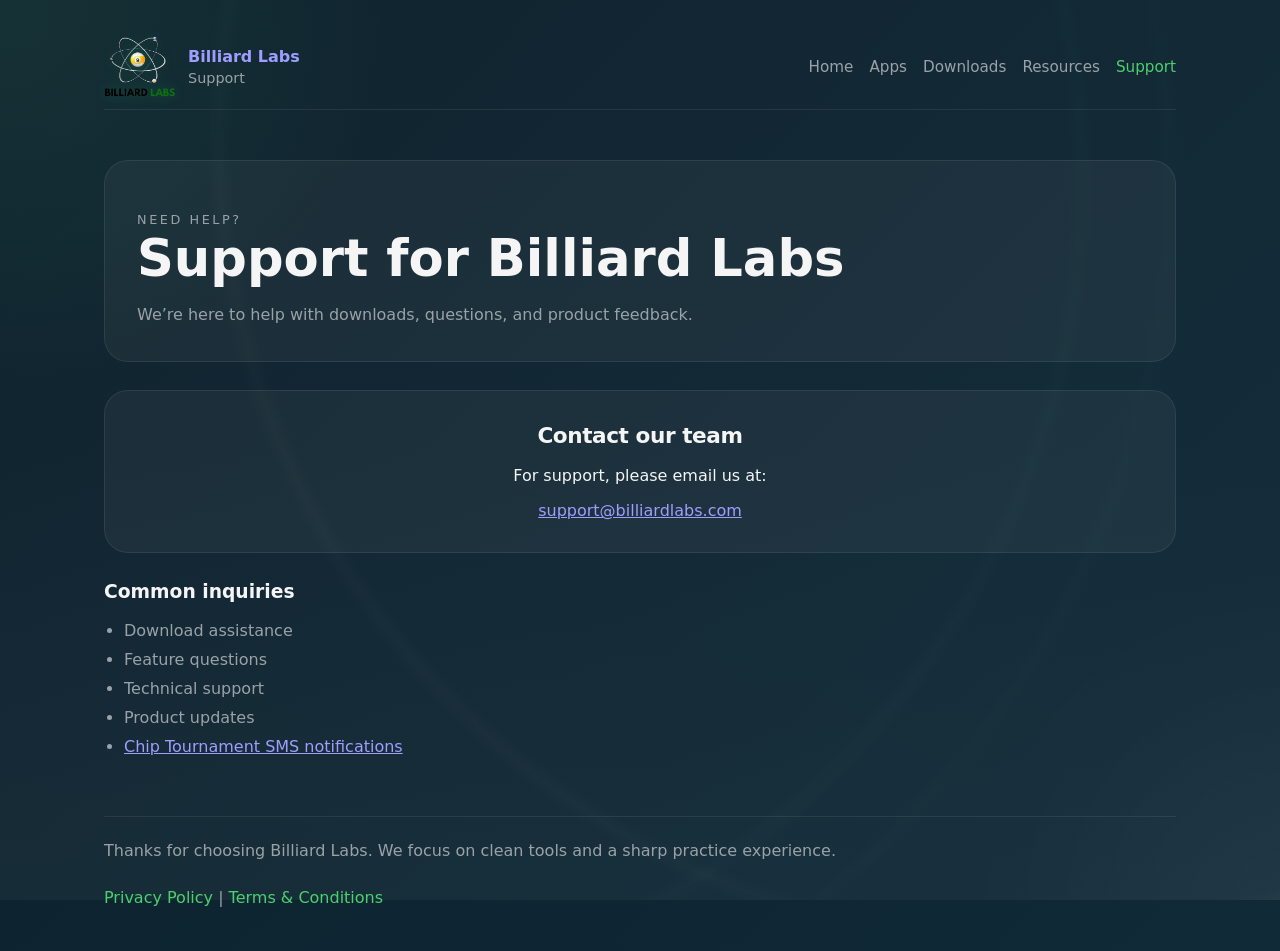
<file: support.html>
<!DOCTYPE html>
<html lang="en">
<head>
  <meta charset="UTF-8" />
  <meta name="viewport" content="width=device-width, initial-scale=1.0" />
  <meta name="description" content="Contact Billiard Labs support for questions about pool apps, tournament software, or training tools." />
  <title>Support | Billiard Labs</title>
  <link rel="stylesheet" href="styles.css" />
</head>
<body>
  <div class="page-shell">
    <header class="site-header">
      <a class="brand" href="index.html">
        <img src="assets/billiard-labs-logo.png" alt="Billiard Labs logo" class="brand-logo" />
        <div class="brand-text">
          <p class="brand-label">Billiard Labs</p>
          <p class="brand-subtitle">Support</p>
        </div>
      </a>
      <nav class="site-nav">
        <a href="index.html">Home</a>
        <a href="apps.html">Apps</a>
        <a href="downloads.html">Downloads</a>
        <a href="resources.html">Resources</a>
        <a href="support.html" class="active">Support</a>
      </nav>
    </header>

    <main>
      <section class="page-heading">
        <p class="eyebrow">Need help?</p>
        <h1>Support for Billiard Labs</h1>
        <p>We’re here to help with downloads, questions, and product feedback.</p>
      </section>

      <section class="support-card">
        <h2>Contact our team</h2>
        <p>For support, please email us at:</p>
        <a class="support-link" href="mailto:support@billiardlabs.com">support@billiardlabs.com</a>
      </section>

      <section class="support-details">
        <h3>Common inquiries</h3>
        <ul>
          <li>Download assistance</li>
          <li>Feature questions</li>
          <li>Technical support</li>
          <li>Product updates</li>
          <li><a href="sms-notifications.html">Chip Tournament SMS notifications</a></li>
        </ul>
      </section>
    </main>

    <footer class="site-footer">
      <p>Thanks for choosing Billiard Labs. We focus on clean tools and a sharp practice experience.</p>
      <p><a href="privacy.html">Privacy Policy</a> | <a href="terms.html">Terms &amp; Conditions</a></p>
    </footer>
  </div>
</body>
</html>
</file>
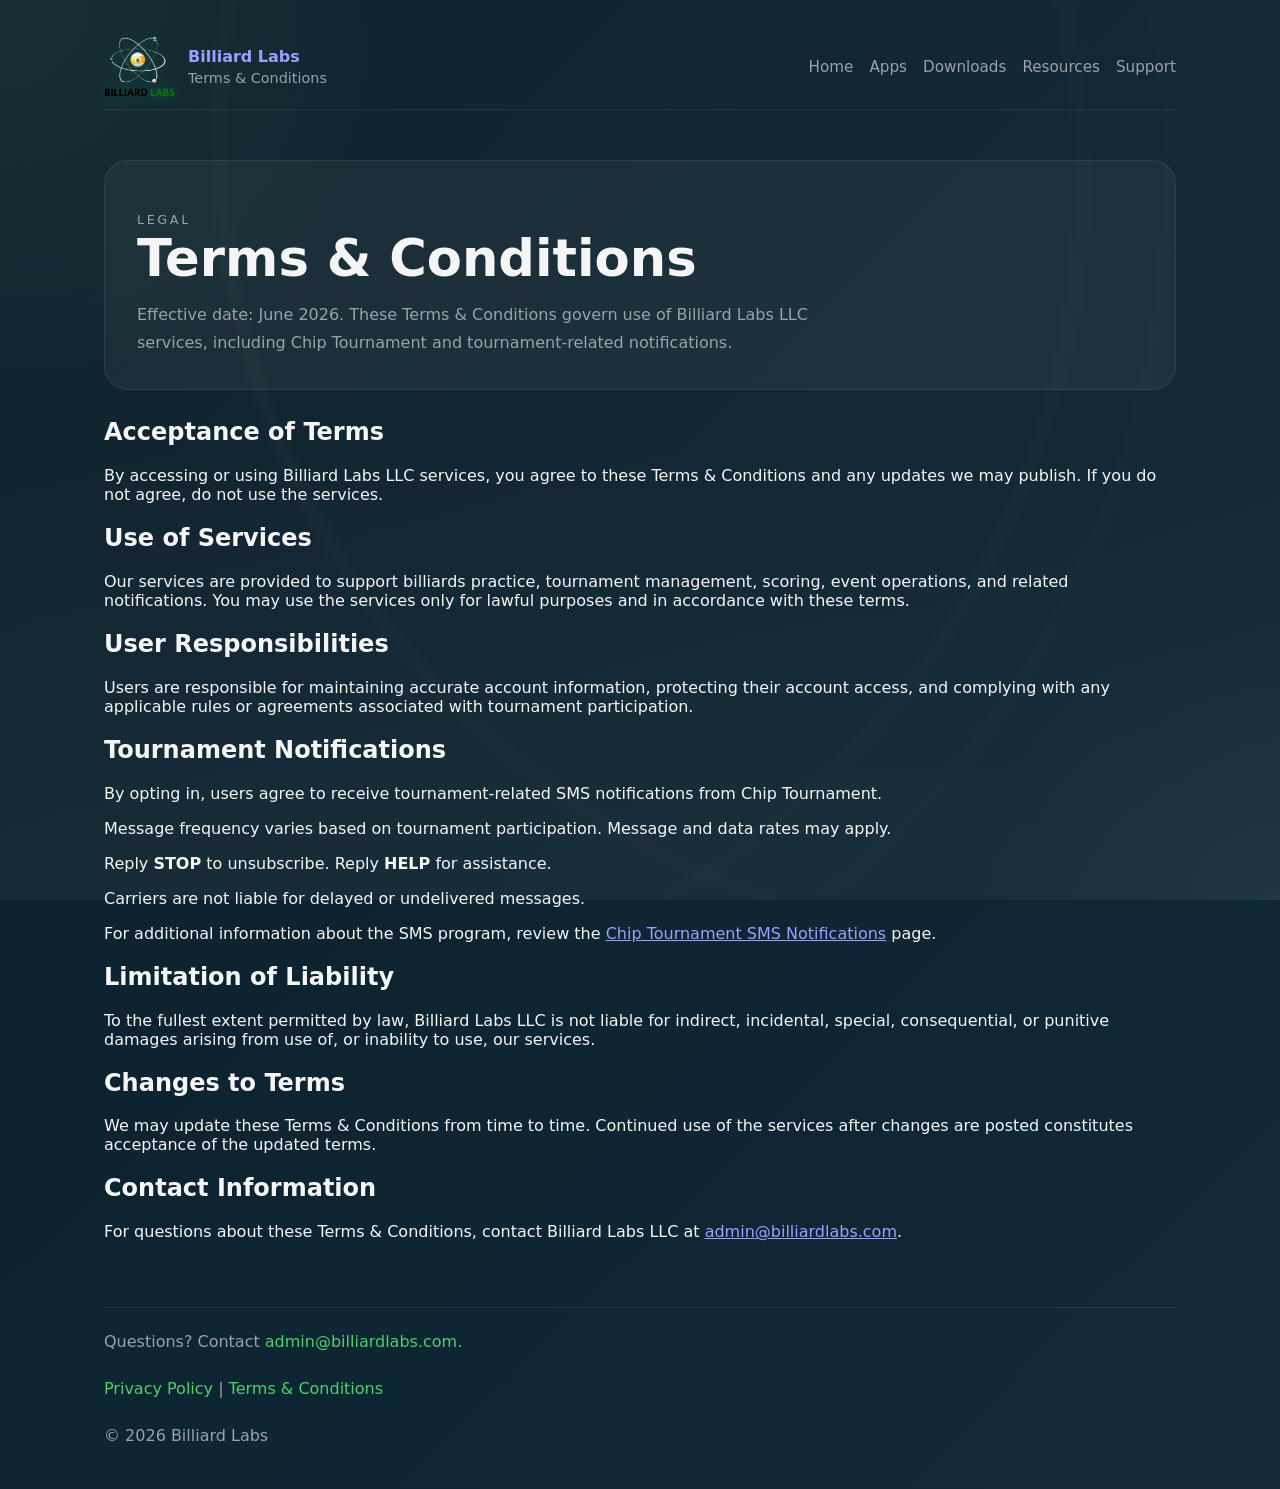
<file: terms.html>
<!DOCTYPE html>
<html lang="en">
<head>
  <meta charset="UTF-8" />
  <meta name="viewport" content="width=device-width, initial-scale=1.0" />
  <meta name="description" content="Terms and Conditions for Billiard Labs LLC, including service use, user responsibilities, Chip Tournament SMS notifications, liability limits, and contact details." />
  <title>Terms &amp; Conditions | Billiard Labs</title>
  <link rel="stylesheet" href="styles.css" />
</head>
<body>
  <div class="page-shell">
    <header class="site-header">
      <a class="brand" href="index.html">
        <img src="assets/billiard-labs-logo.png" alt="Billiard Labs logo" class="brand-logo" />
        <div class="brand-text">
          <p class="brand-label">Billiard Labs</p>
          <p class="brand-subtitle">Terms &amp; Conditions</p>
        </div>
      </a>
      <nav class="site-nav">
        <a href="index.html">Home</a>
        <a href="apps.html">Apps</a>
        <a href="downloads.html">Downloads</a>
        <a href="resources.html">Resources</a>
        <a href="support.html">Support</a>
      </nav>
    </header>

    <main>
      <article>
        <section class="page-heading" aria-labelledby="terms-title">
          <p class="eyebrow">Legal</p>
          <h1 id="terms-title">Terms &amp; Conditions</h1>
          <p>Effective date: June 2026. These Terms &amp; Conditions govern use of Billiard Labs LLC services, including Chip Tournament and tournament-related notifications.</p>
        </section>

        <section>
          <h2>Acceptance of Terms</h2>
          <p>By accessing or using Billiard Labs LLC services, you agree to these Terms &amp; Conditions and any updates we may publish. If you do not agree, do not use the services.</p>
        </section>

        <section>
          <h2>Use of Services</h2>
          <p>Our services are provided to support billiards practice, tournament management, scoring, event operations, and related notifications. You may use the services only for lawful purposes and in accordance with these terms.</p>
        </section>

        <section>
          <h2>User Responsibilities</h2>
          <p>Users are responsible for maintaining accurate account information, protecting their account access, and complying with any applicable rules or agreements associated with tournament participation.</p>
        </section>

        <section>
          <h2>Tournament Notifications</h2>
          <p>By opting in, users agree to receive tournament-related SMS notifications from Chip Tournament.</p>
          <p>Message frequency varies based on tournament participation. Message and data rates may apply.</p>
          <p>Reply <strong>STOP</strong> to unsubscribe. Reply <strong>HELP</strong> for assistance.</p>
          <p>Carriers are not liable for delayed or undelivered messages.</p>
          <p>For additional information about the SMS program, review the <a href="sms-notifications.html">Chip Tournament SMS Notifications</a> page.</p>
        </section>

        <section>
          <h2>Limitation of Liability</h2>
          <p>To the fullest extent permitted by law, Billiard Labs LLC is not liable for indirect, incidental, special, consequential, or punitive damages arising from use of, or inability to use, our services.</p>
        </section>

        <section>
          <h2>Changes to Terms</h2>
          <p>We may update these Terms &amp; Conditions from time to time. Continued use of the services after changes are posted constitutes acceptance of the updated terms.</p>
        </section>

        <section>
          <h2>Contact Information</h2>
          <p>For questions about these Terms &amp; Conditions, contact Billiard Labs LLC at <a href="mailto:admin@billiardlabs.com">admin@billiardlabs.com</a>.</p>
        </section>
      </article>
    </main>

    <footer class="site-footer">
      <p>Questions? Contact <a href="mailto:admin@billiardlabs.com">admin@billiardlabs.com</a>.</p>
      <p><a href="privacy.html">Privacy Policy</a> | <a href="terms.html">Terms &amp; Conditions</a></p>
      <p>© 2026 Billiard Labs</p>
    </footer>
  </div>
</body>
</html>
</file>
<file: styles.css>
:root {
  color-scheme: dark;
  --bg: #050505;
  --surface: #111111;
  --surface-2: #1c1c1c;
  --text: #f5f5f5;
  --muted: #9aa2a8;
  --accent: #4cd06d;
  --border: rgba(255, 255, 255, 0.08);
}

* {
  box-sizing: border-box;
}

html {
  scroll-behavior: smooth;
}

body {
  margin: 0;
  min-height: 100vh;
  font-family: Inter, ui-sans-serif, system-ui, -apple-system, BlinkMacSystemFont, "Segoe UI", sans-serif;
  color: var(--text);
  background: linear-gradient(135deg, #0b1f2a, #102a38);
}

body::before {
  content: "";
  position: fixed;
  inset: 0;
  background: radial-gradient(circle at top left, rgba(76, 208, 109, 0.08), transparent 25%),
    radial-gradient(circle at bottom right, rgba(255, 255, 255, 0.03), transparent 20%),
    linear-gradient(180deg, #050505 0%, #050505 50%, #0a0a0a 100%);
  pointer-events: none;
  z-index: -1;
}

body::after {
  content: "";
  position: fixed;
  inset: 0;
  background-image:
    radial-gradient(circle at 20% 20%, transparent 0, transparent 65%, rgba(76, 208, 109, 0.02) 66%, transparent 67%),
    radial-gradient(circle at 20% 20%, transparent 0, transparent 72%, rgba(76, 208, 109, 0.01) 73%, transparent 74%),
    radial-gradient(circle at 80% 15%, transparent 0, transparent 62%, rgba(255, 255, 255, 0.015) 63%, transparent 64%);
  pointer-events: none;
  z-index: -1;
}

body::before,
body::after {
  mix-blend-mode: screen;
}

.page-shell {
  max-width: 1120px;
  margin: 0 auto;
  padding: 24px;
}

.site-header,
.site-footer {
  display: flex;
  align-items: center;
  justify-content: space-between;
  gap: 18px;
  padding: 12px 0;
}

.site-header {
  border-bottom: 1px solid var(--border);
}

.brand {
  display: flex;
  align-items: center;
  gap: 12px;
  text-decoration: none;
}

.brand-logo {
  width: 72px;
  height: auto;
  display: block;
  object-fit: contain;
  filter: drop-shadow(0 0 6px rgba(0, 255, 150, 0.2));
}

.brand-text {
  display: grid;
  gap: 4px;
}

.brand-label,
.brand-subtitle {
  margin: 0;
}

.brand-label {
  font-size: 1rem;
  font-weight: 700;
}

.brand-subtitle {
  color: var(--muted);
  font-size: 0.9rem;
}

.site-nav {
  display: flex;
  flex-wrap: wrap;
  gap: 16px;
}

.site-nav a {
  color: var(--muted);
  text-decoration: none;
  font-size: 0.95rem;
  padding: 10px 0;
  transition: color 0.2s ease, transform 0.2s ease;
}

.site-nav a:hover,
.site-nav a.active {
  color: var(--accent);
}

.site-nav a:focus-visible {
  outline: 2px solid rgba(76, 208, 109, 0.95);
  outline-offset: 4px;
  border-radius: 999px;
}

main {
  padding: 50px 0;
}

.hero-section {
  display: grid;
  grid-template-columns: minmax(0, 1fr) minmax(280px, 420px);
  gap: 28px;
  align-items: center;
  margin-bottom: 32px;
}

.hero-copy {
  max-width: 620px;
}

.hero-visual {
  display: grid;
  place-items: center;
  padding: 24px;
  border-radius: 20px;
  background: rgba(255, 255, 255, 0.02);
  border: 1px solid rgba(76, 208, 109, 0.12);
}

.hero-main-logo {
  width: min(100%, 340px);
  max-width: 100%;
  height: auto;
}

.hero-visual-caption {
  margin-top: 20px;
  color: var(--muted);
  text-align: center;
  max-width: 320px;
  line-height: 1.6;
}

.hero-highlights {
  display: grid;
  grid-template-columns: repeat(2, minmax(240px, 1fr));
  gap: 24px;
  margin-top: 50px;
  margin-bottom: 0;
}

.hero-badge {
  display: inline-flex;
  align-items: center;
  gap: 14px;
  margin-bottom: 20px;
  padding: 12px 18px;
  border-radius: 999px;
  border: 1px solid rgba(255, 255, 255, 0.08);
  background: rgba(255, 255, 255, 0.04);
}

.hero-logo {
  width: 34px;
  height: 34px;
  border-radius: 12px;
  background: rgba(255, 255, 255, 0.08);
  object-fit: contain;
}

.hero-badge span {
  color: var(--text);
  font-size: 0.95rem;
}

.eyebrow {
  margin: 0 0 12px;
  text-transform: uppercase;
  letter-spacing: 0.2em;
  color: var(--accent);
  font-size: 0.8rem;
}

.hero-copy h1,
.page-heading h1 {
  margin: 0;
  font-size: clamp(2.4rem, 4vw, 4rem);
  line-height: 1.05;
}

.hero-copy p,
.page-heading p {
  color: var(--muted);
  line-height: 1.75;
  max-width: 42rem;
}

.page-heading code {
  overflow-wrap: anywhere;
}

.hero-actions {
  display: flex;
  flex-wrap: wrap;
  gap: 16px;
  margin-top: 28px;
}

.button {
  display: inline-flex;
  align-items: center;
  justify-content: center;
  min-height: 52px;
  padding: 0 24px;
  border-radius: 999px;
  text-decoration: none;
  font-weight: 700;
  letter-spacing: 0.01em;
  transition: transform 0.2s ease, background-color 0.2s ease, color 0.2s ease;
}

.button:hover {
  transform: translateY(-1px);
}

.button:focus-visible {
  outline: 3px solid rgba(76, 208, 109, 0.95);
  outline-offset: 3px;
}

.button-primary {
  background: var(--accent);
  color: #050505;
}

.button-secondary {
  background: rgba(255, 255, 255, 0.08);
  color: var(--text);
  border: 1px solid rgba(255, 255, 255, 0.1);
}

.hero-panel {
  display: grid;
  gap: 18px;
}

.panel-card {
  padding: 26px;
  border: 1px solid var(--border);
  border-radius: 24px;
  background: rgba(255, 255, 255, 0.045);
  box-shadow: 0 20px 40px rgba(0, 0, 0, 0.16);
  transition: transform 0.2s ease, border-color 0.2s ease, box-shadow 0.2s ease;
}

.panel-card:hover,
.download-card:hover,
.feature-list-item:hover,
.feature-card:hover,
.support-card:hover,
.note-block:hover,
.store-panel:hover,
.page-heading:hover {
  transform: translateY(-2px);
  border-color: rgba(76, 208, 109, 0.18);
  box-shadow: 0 28px 56px rgba(0, 0, 0, 0.18);
}

.panel-alt {
  border-color: rgba(76, 208, 109, 0.24);
}

.panel-card h2,
.download-card h2,
.feature-card h3,
.feature-list-item h2,
.support-card h2,
.store-panel h2,
.note-block h3 {
  margin-top: 0;
  font-size: 1.35rem;
  letter-spacing: -0.02em;
}

.feature-grid,
.download-grid,
.feature-list,
.store-buttons {
  display: grid;
  gap: 20px;
}

.feature-grid {
  grid-template-columns: repeat(3, minmax(220px, 1fr));
  margin-top: 44px;
}

.feature-card {
  padding: 28px;
  border-radius: 22px;
  background: rgba(255, 255, 255, 0.03);
  border: 1px solid var(--border);
}

.page-heading,
.note-block,
.support-card,
.store-panel {
  padding: 32px;
  border-radius: 24px;
  background: rgba(255, 255, 255, 0.045);
  border: 1px solid var(--border);
  margin-bottom: 28px;
  transition: transform 0.2s ease, border-color 0.2s ease, box-shadow 0.2s ease;
}

.download-grid {
  grid-template-columns: repeat(2, minmax(240px, 1fr));
  margin-bottom: 28px;
}

.download-card {
  padding: 28px;
  border-radius: 24px;
  background: rgba(255, 255, 255, 0.03);
  border: 1px solid var(--border);
}

.download-card p {
  color: var(--muted);
  margin: 14px 0 24px;
}

.download-card .windows-download-note {
  margin: 20px 0 10px;
  font-size: 0.92rem;
  line-height: 1.6;
}

.publisher-help {
  position: relative;
  display: inline-flex;
  align-items: center;
  gap: 6px;
  max-width: 100%;
}

.publisher-help-text {
  color: var(--text);
  font-size: 0.92rem;
  font-weight: 700;
}

.publisher-help-button {
  display: inline-grid;
  width: 24px;
  height: 24px;
  flex: 0 0 auto;
  place-items: center;
  padding: 0;
  border: 1px solid rgba(255, 255, 255, 0.22);
  border-radius: 50%;
  background: transparent;
  color: var(--text);
  cursor: pointer;
  font: inherit;
}

.publisher-help-button:hover,
.publisher-help-button:focus-visible {
  border-color: var(--accent);
  color: var(--accent);
}

.publisher-help-button:focus-visible {
  outline: 3px solid rgba(76, 208, 109, 0.95);
  outline-offset: 3px;
}

.publisher-help-content {
  display: none;
  position: absolute;
  z-index: 1;
  top: calc(100% + 10px);
  left: 0;
  width: min(320px, calc(100vw - 72px));
  padding: 16px 18px;
  border: 1px solid var(--border);
  border-radius: 14px;
  background: #151515;
  box-shadow: 0 16px 32px rgba(0, 0, 0, 0.28);
  color: var(--muted);
}

.publisher-help:hover > .publisher-help-content,
.publisher-help:focus-within > .publisher-help-content,
.publisher-help.is-open > .publisher-help-content {
  display: block;
}

.publisher-help-content ol {
  margin: 0;
  padding-left: 20px;
}

.publisher-help-content li + li {
  margin-top: 6px;
}

.note-block p,
.support-details p,
.page-heading p {
  margin: 16px 0 0;
}

.documentation-image {
  display: grid;
  place-items: center;
  margin: 24px auto 0;
  padding: 16px;
  max-width: 760px;
  border: 1px solid var(--border);
  border-radius: 20px;
  background: rgba(255, 255, 255, 0.03);
}

.documentation-image img {
  display: block;
  width: 100%;
  max-width: 720px;
  height: auto;
  border-radius: 12px;
}

.documentation-image p {
  max-width: 720px;
  margin: 16px 0 0;
  line-height: 1.7;
}

.support-card {
  text-align: center;
}

..support-link {
  display: inline-block;
  margin-top: 14px;
  color: var(--accent);
  text-decoration: none;
  font-weight: 700;
}

.support-link:hover,
.support-link:focus-visible {
  color: #b7ffce;
}

.support-details ul {
  margin: 16px 0 0;
  padding-left: 20px;
  color: var(--muted);
}

.support-details li {
  margin-bottom: 10px;
}

.feature-list {
  grid-template-columns: repeat(2, minmax(240px, 1fr));
}

.feature-list-item {
  padding: 24px;
  border-radius: 20px;
  background: rgba(255, 255, 255, 0.02);
  border: 1px solid var(--border);
}

.store-panel {
  display: grid;
  gap: 24px;
}

.store-buttons {
  grid-template-columns: repeat(2, minmax(160px, 1fr));
}

.compact-store-buttons {
  margin-top: 18px;
}

.site-footer {
  border-top: 1px solid var(--border);
  color: var(--muted);
  padding: 24px 0 10px;
  flex-direction: column;
  align-items: flex-start;
}

.site-footer p {
  margin: 0 0 10px;
}

.site-footer a {
  color: var(--accent);
  text-decoration: none;
}

.site-footer a:hover,
.site-footer a:focus-visible {
  color: #b7ffce;
}

.resources-section {
  margin-bottom: 36px;
}

.resources-section h2 {
  margin: 0 0 28px;
  font-size: 1.8rem;
  letter-spacing: -0.02em;
}

.resource-grid {
  display: grid;
  grid-template-columns: repeat(3, minmax(240px, 1fr));
  gap: 20px;
  margin-bottom: 32px;
}

.resource-card {
  padding: 24px;
  border-radius: 22px;
  background: rgba(255, 255, 255, 0.03);
  border: 1px solid var(--border);
  transition: transform 0.2s ease, border-color 0.2s ease;
}

.resource-card:hover {
  transform: translateY(-2px);
  border-color: rgba(76, 208, 109, 0.18);
}

.resource-card h3 {
  margin: 0 0 10px;
  font-size: 1.1rem;
  letter-spacing: -0.01em;
}

.resource-card .creator,
.resource-card .focus-area {
  margin: 0 0 14px;
  color: var(--accent);
  font-size: 0.9rem;
  font-weight: 600;
}

.resource-card p {
  color: var(--muted);
  margin: 0 0 16px;
  line-height: 1.6;
}

.resource-card .button {
  margin-top: 12px;
}

.drills-grid {
  display: grid;
  grid-template-columns: repeat(3, minmax(220px, 1fr));
  gap: 18px;
  margin-bottom: 36px;
}

.drill-card {
  padding: 22px;
  border-radius: 20px;
  background: rgba(255, 255, 255, 0.03);
  border: 1px solid var(--border);
  transition: transform 0.2s ease, border-color 0.2s ease;
}

.drill-card:hover {
  transform: translateY(-2px);
  border-color: rgba(76, 208, 109, 0.18);
}

.drill-card h3 {
  margin: 0 0 12px;
  font-size: 1.05rem;
  letter-spacing: -0.01em;
}

.drill-card p {
  margin: 0;
  color: var(--muted);
  font-size: 0.95rem;
  line-height: 1.6;
}

.disclaimer-block {
  padding: 24px;
  border-radius: 20px;
  background: rgba(76, 208, 109, 0.06);
  border: 1px solid rgba(76, 208, 109, 0.2);
  color: var(--muted);
  font-size: 0.95rem;
  line-height: 1.7;
}

.disclaimer-block p {
  margin: 0;
}

.disclaimer-block strong {
  color: var(--text);
  font-weight: 600;
}

@media (max-width: 860px) {
  .hero-section {
    grid-template-columns: 1fr;
  }

  .hero-visual {
    padding: 28px;
  }

  .hero-highlights {
    grid-template-columns: 1fr;
  }

  .feature-grid,
  .download-grid,
  .feature-list,
  .store-buttons,
  .resource-grid,
  .drills-grid {
    grid-template-columns: 1fr;
  }
}

@media (max-width: 680px) {
  .page-shell {
    padding: 18px;
  }

  .site-header,
  .site-footer {
    flex-direction: column;
    align-items: flex-start;
  }

  .site-nav {
    width: 100%;
    justify-content: flex-start;
  }

  .hero-badge {
    flex-direction: column;
    align-items: flex-start;
  }
}
</file>
